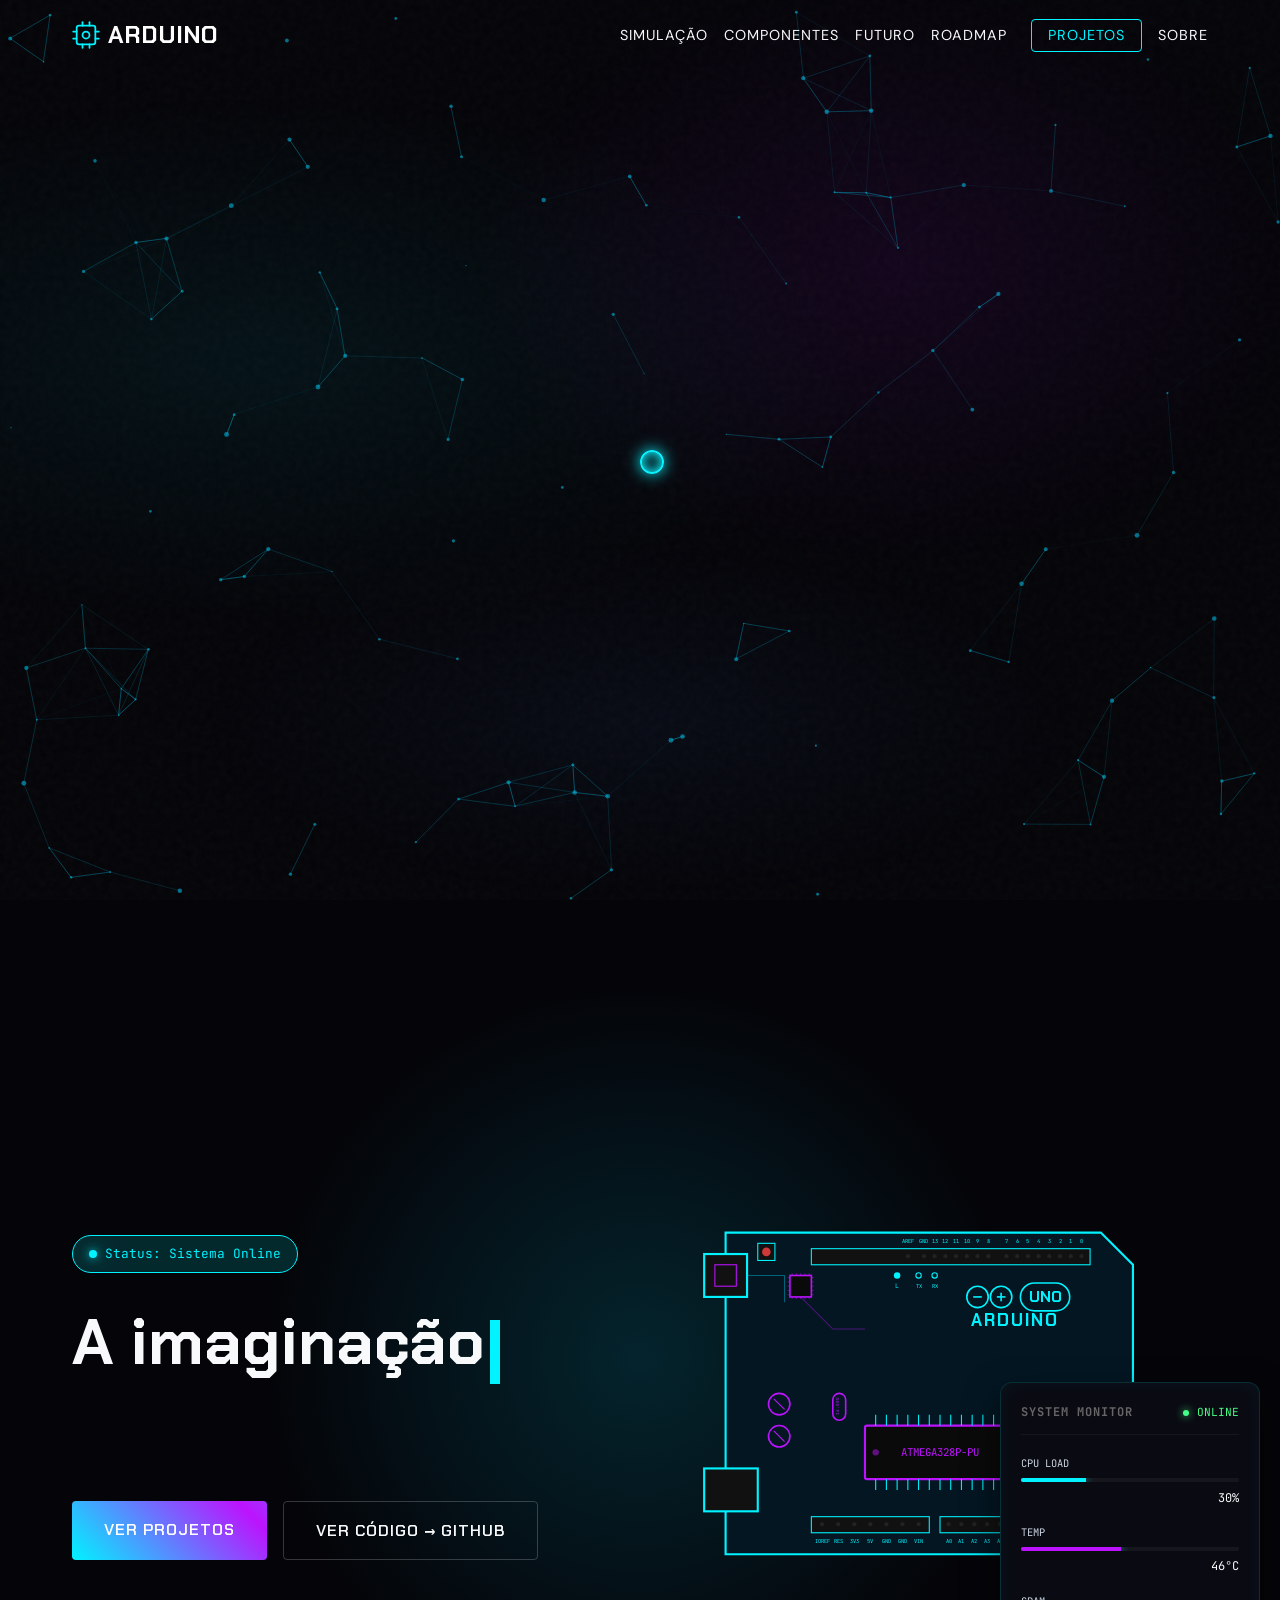
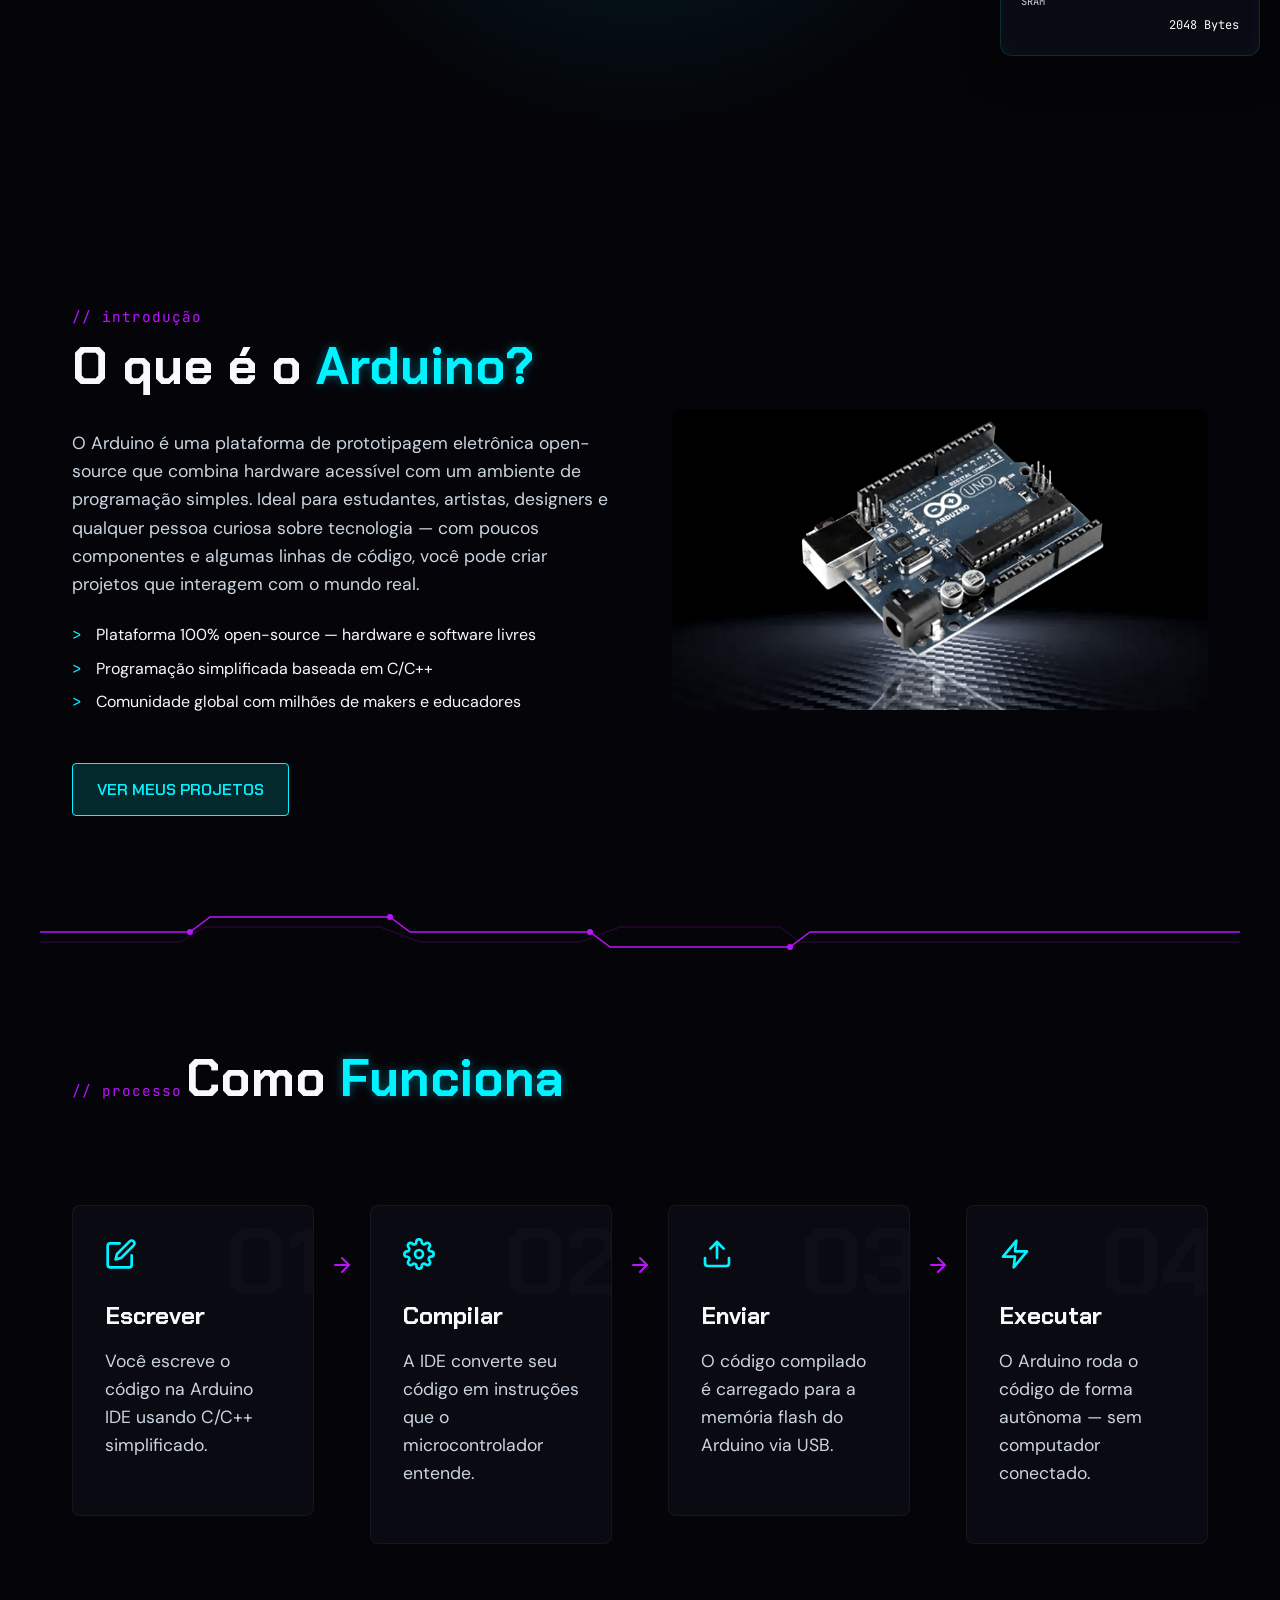
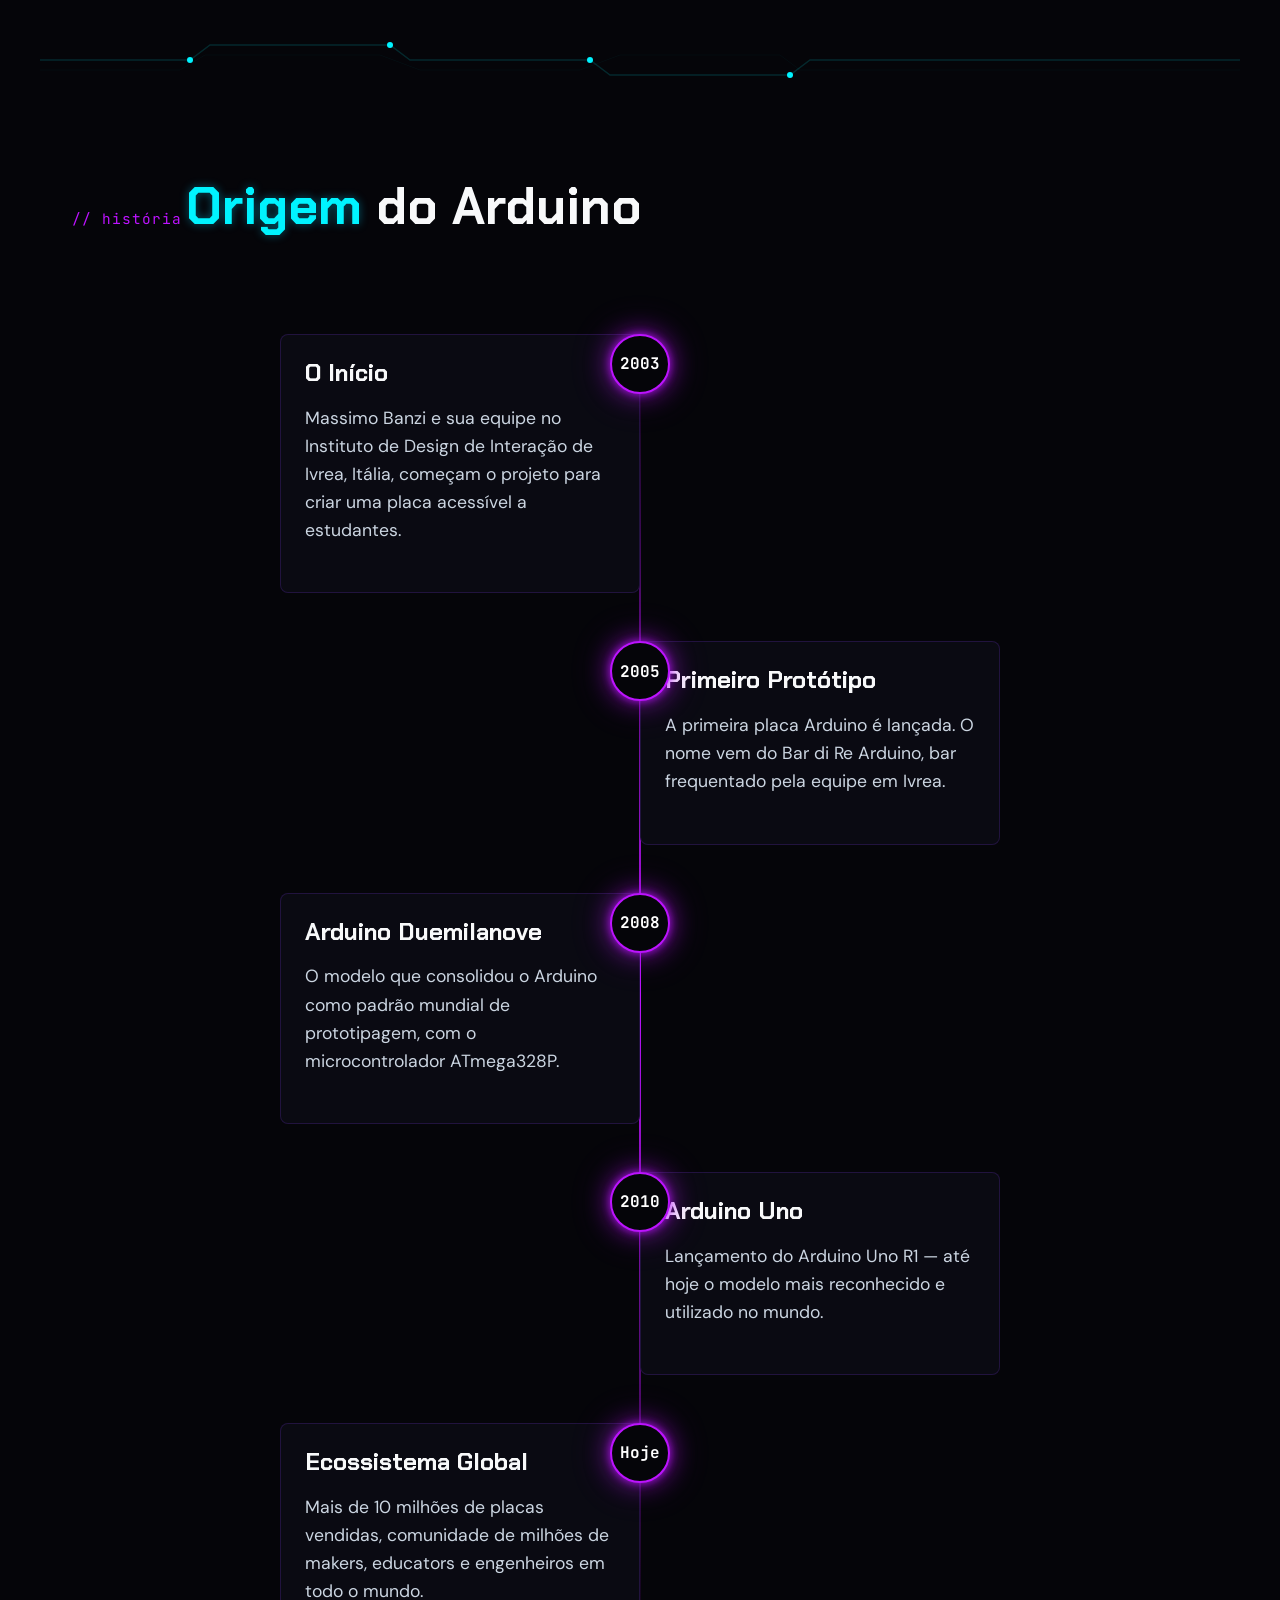
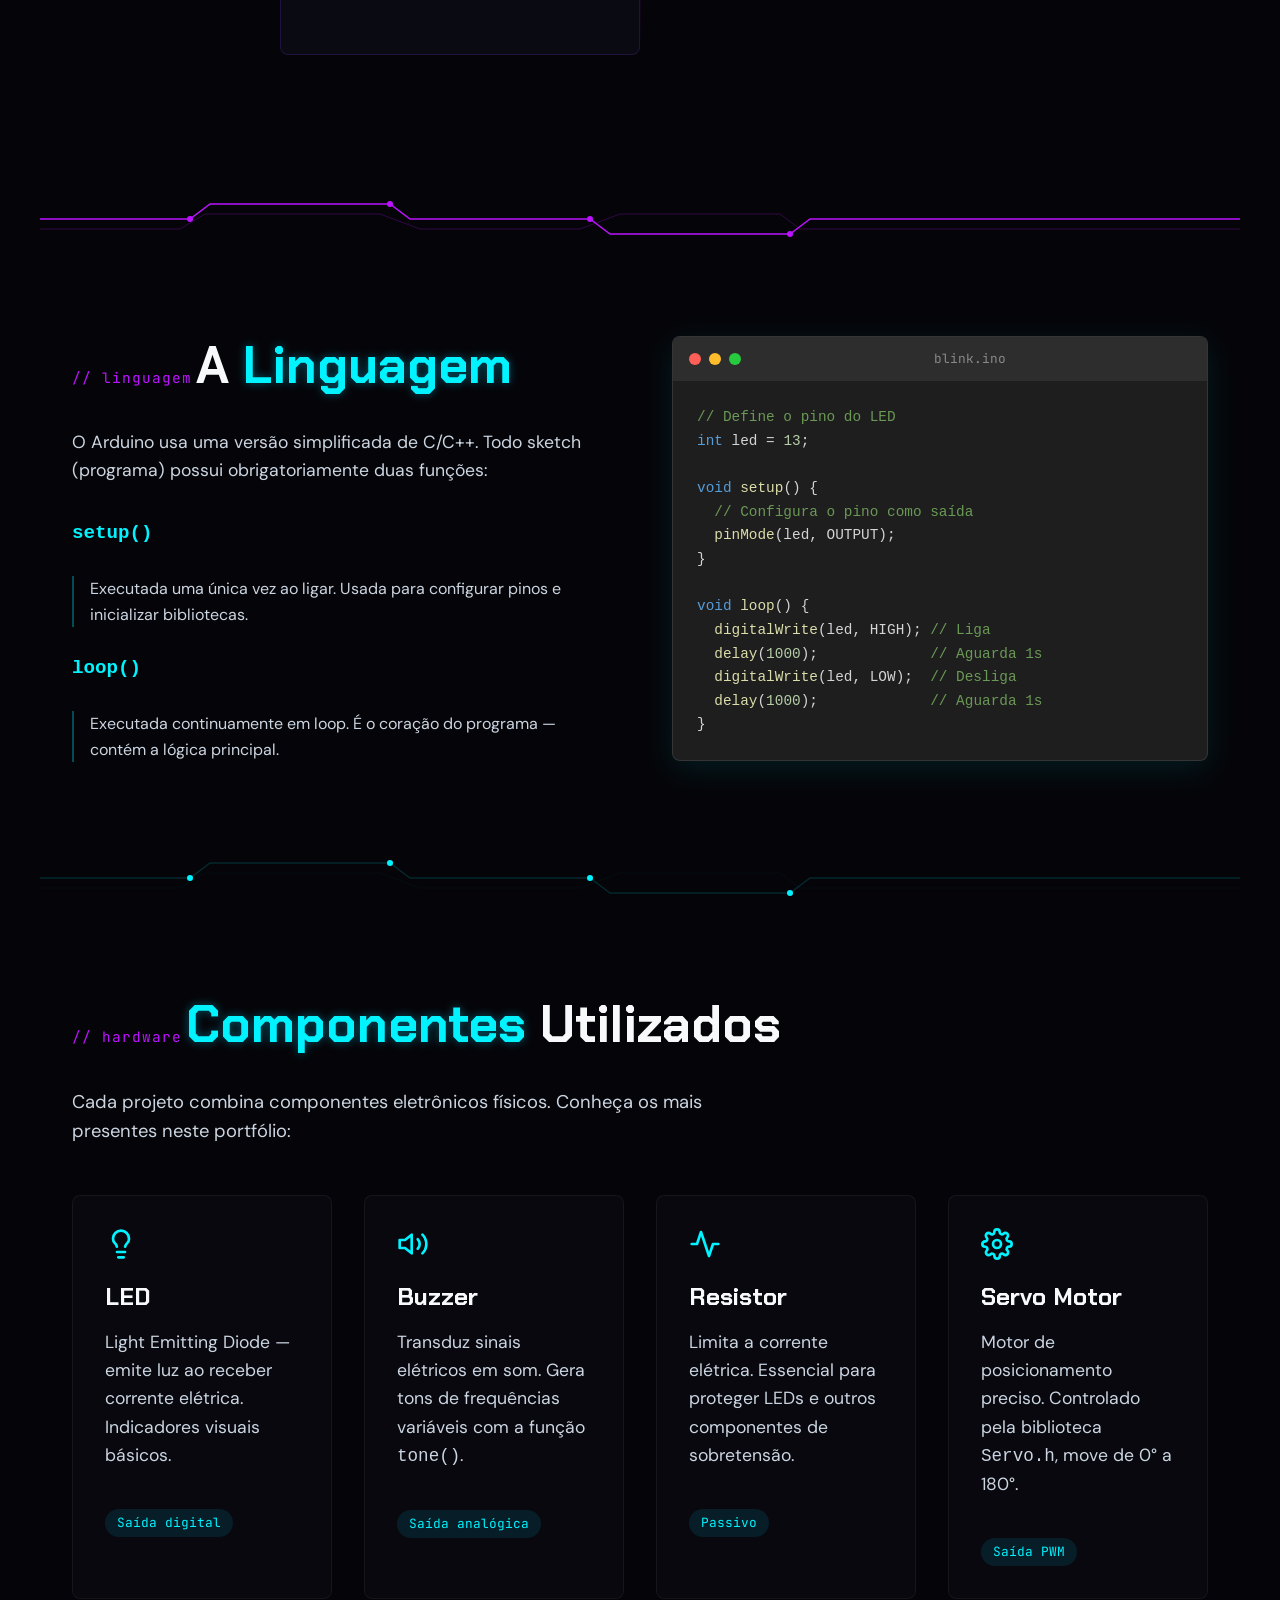
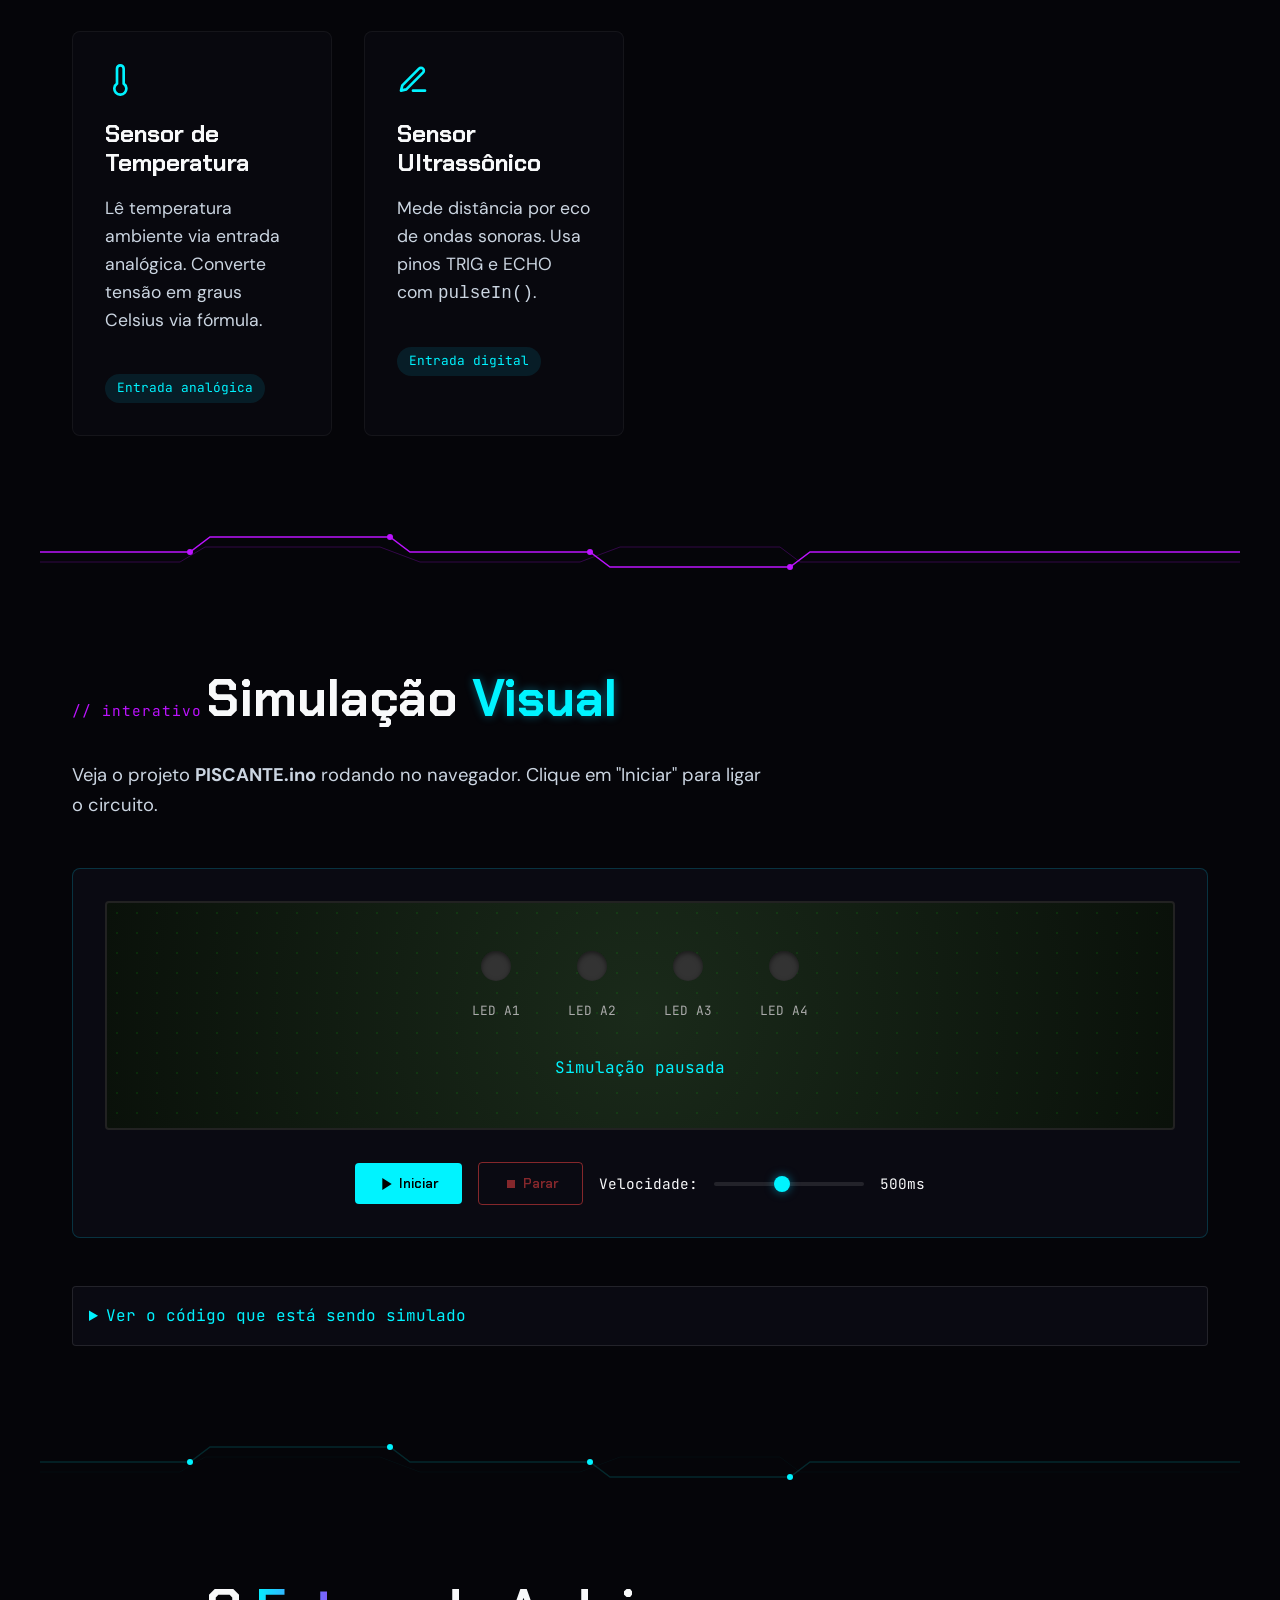
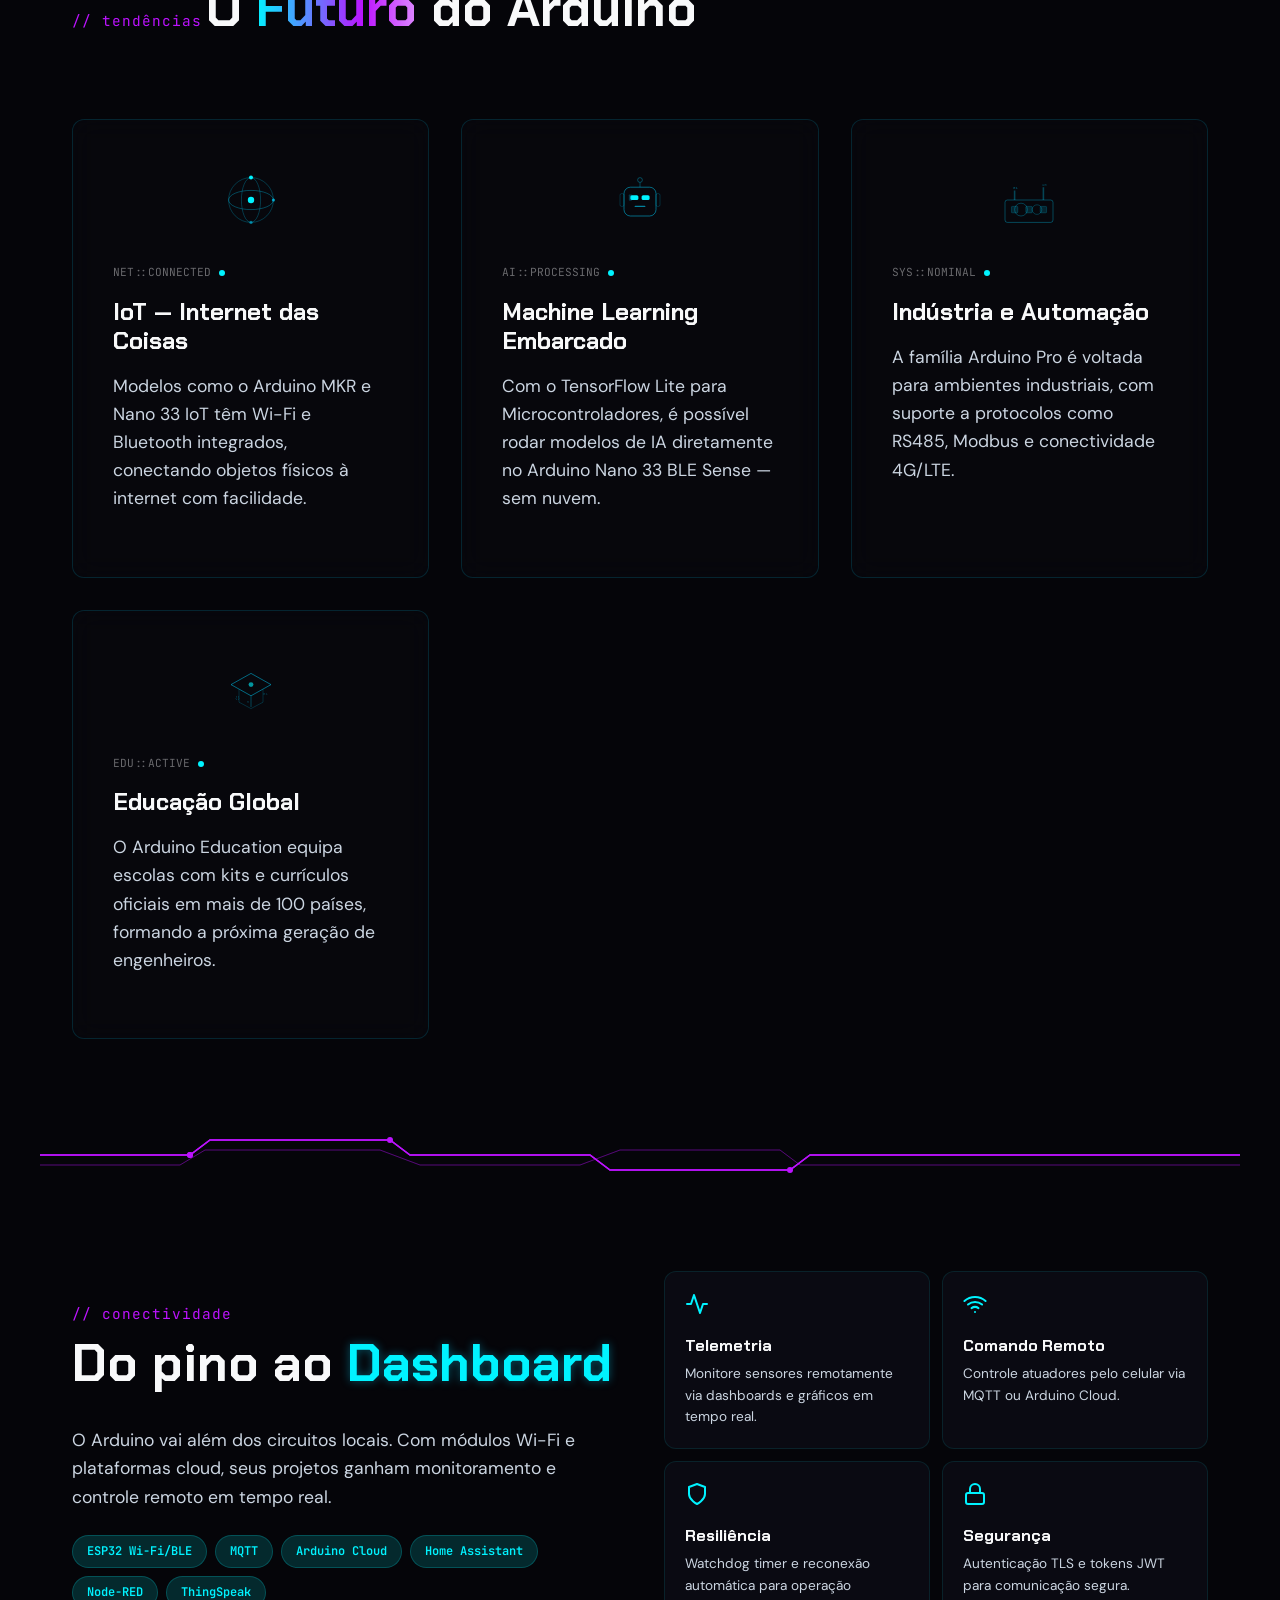
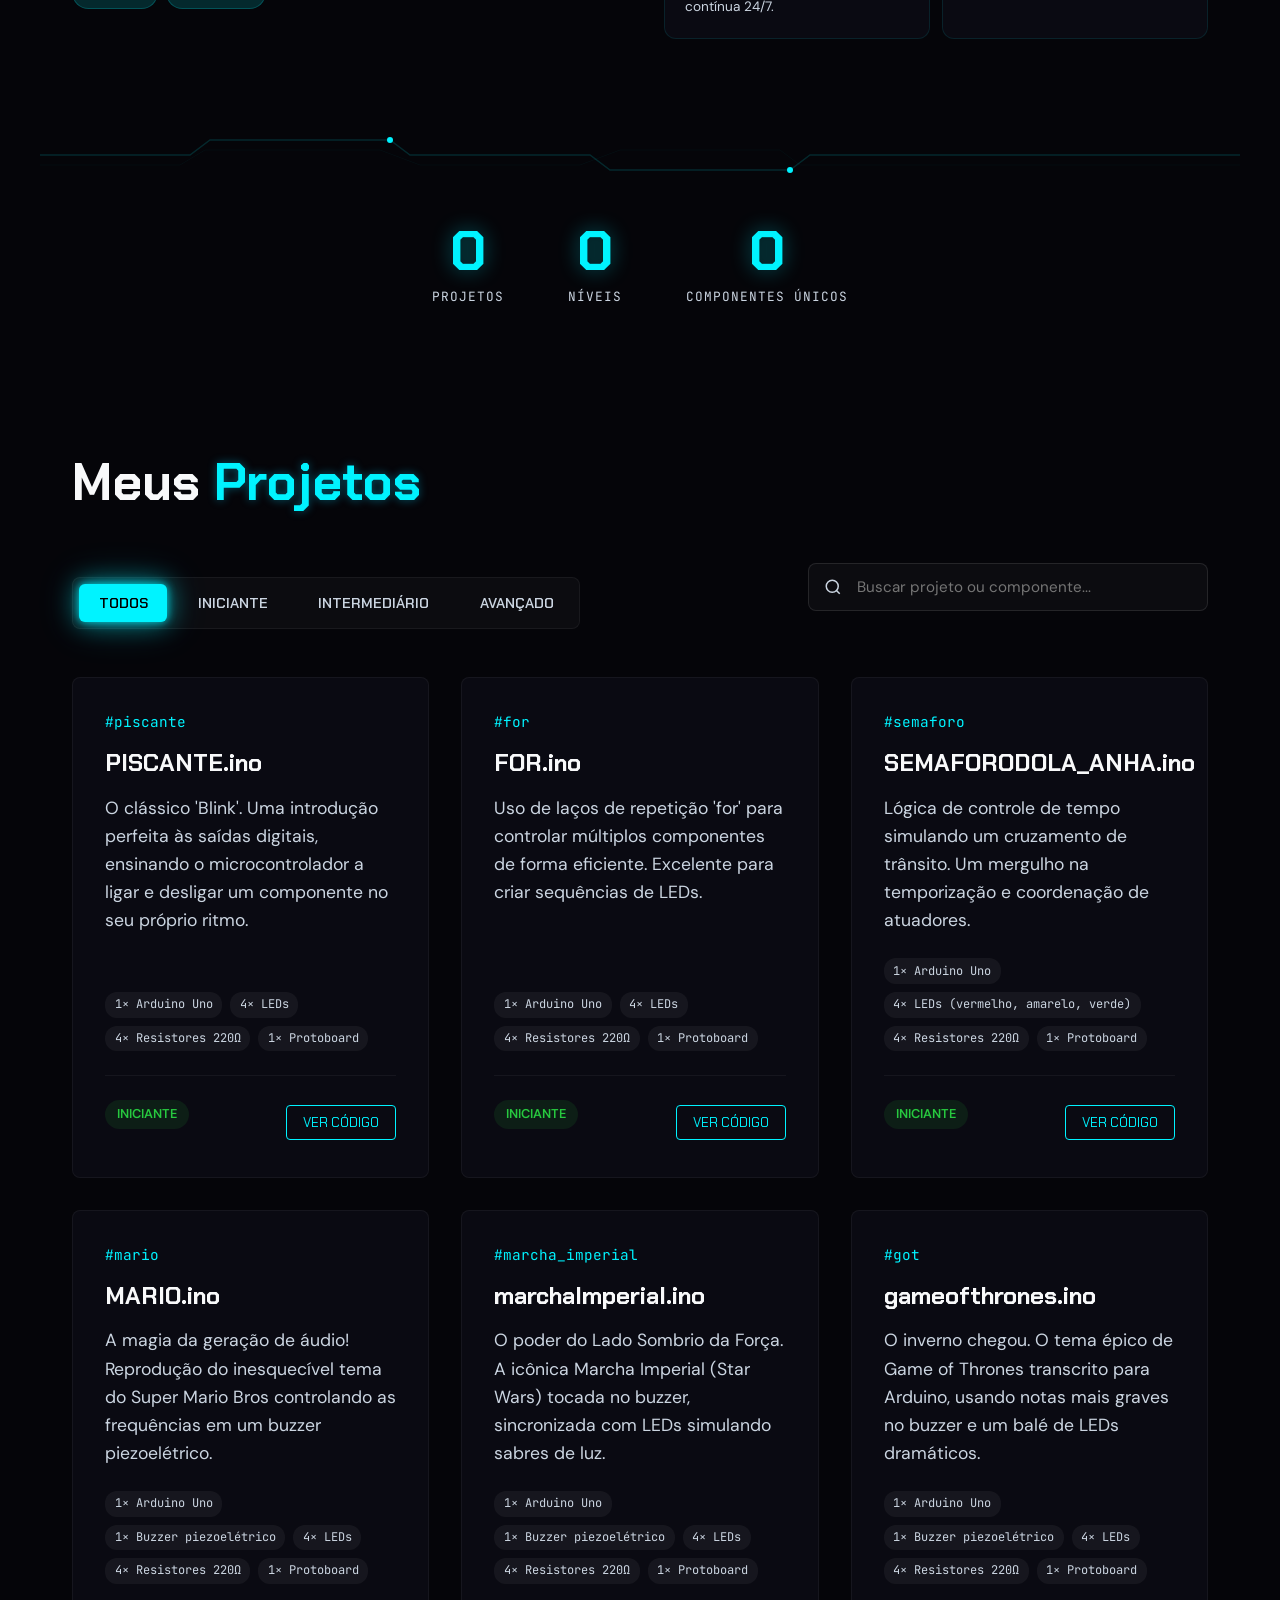
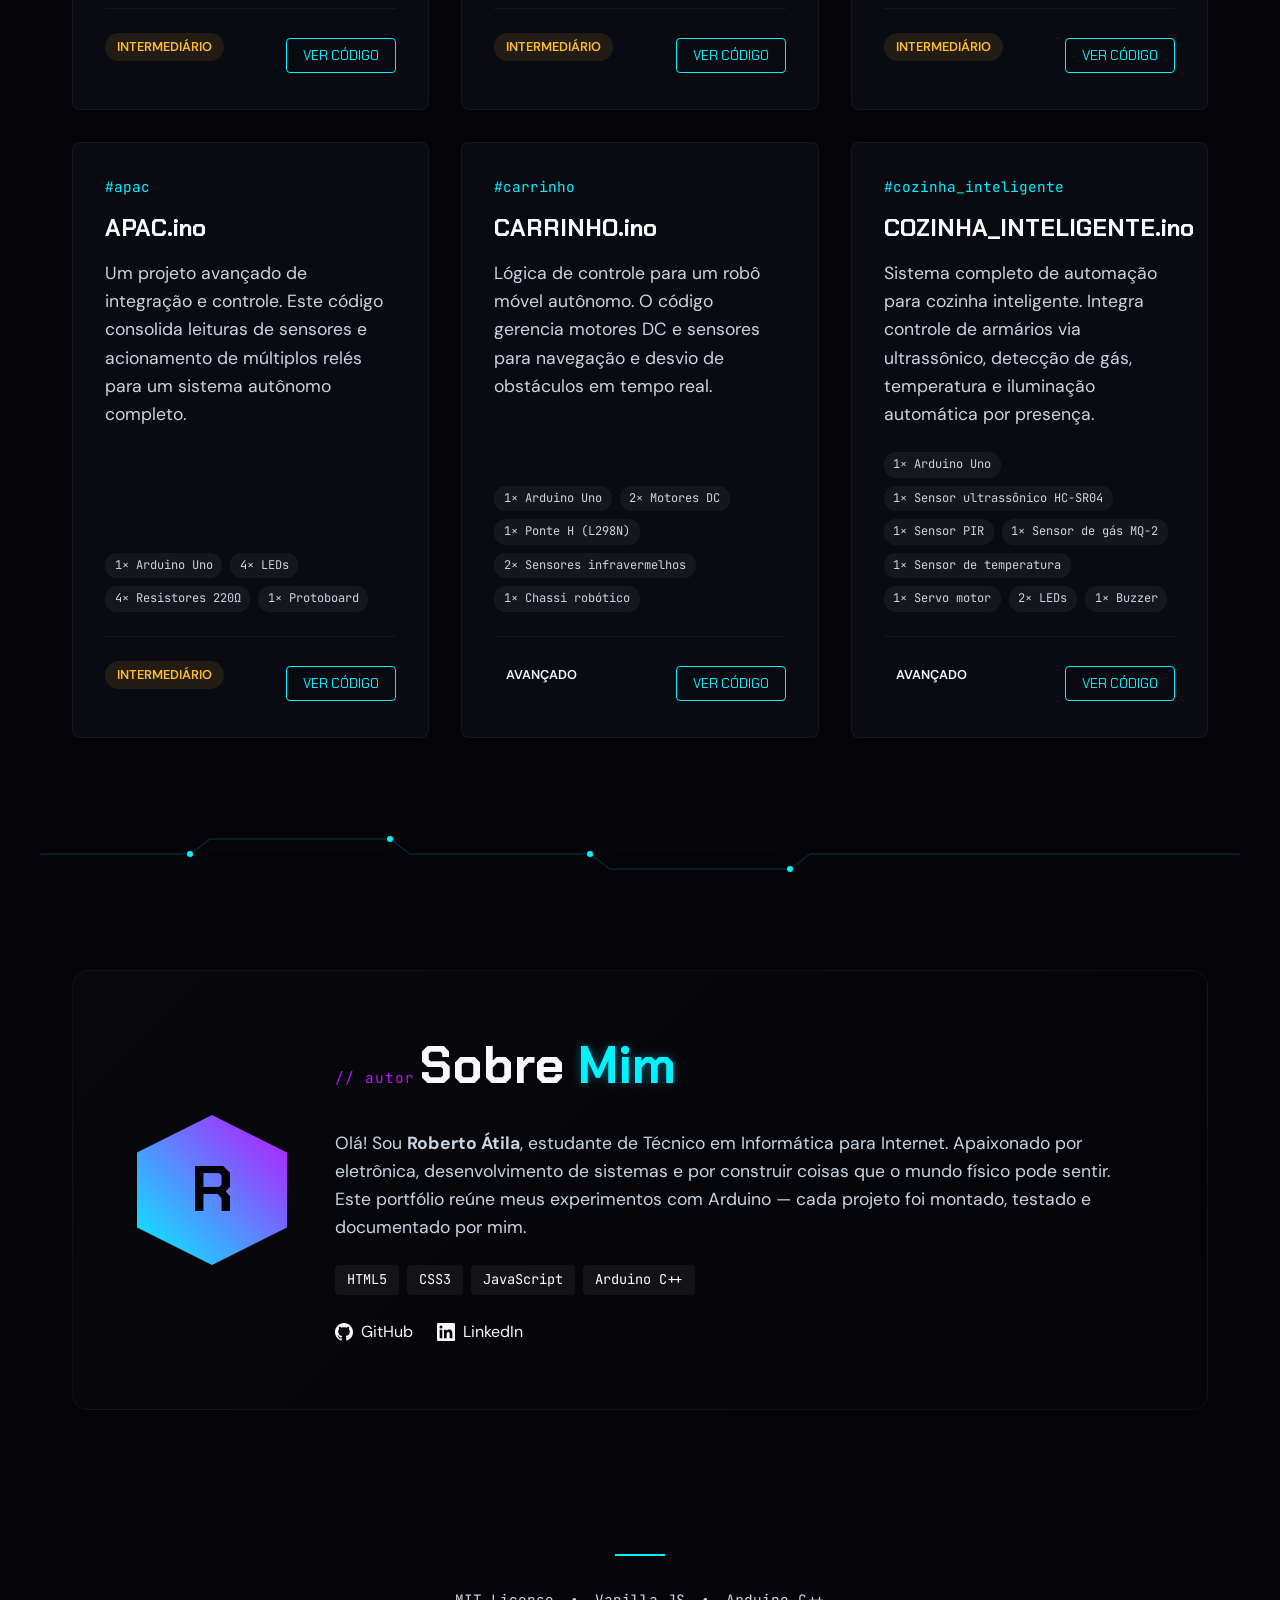
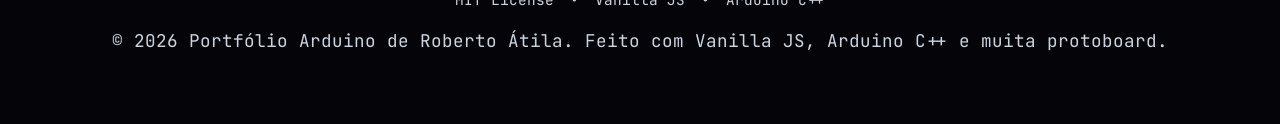
<file: index.html>
<!DOCTYPE html>
<html lang="pt-BR">

<head>
    <meta charset="UTF-8">
    <meta name="viewport" content="width=device-width, initial-scale=1.0">
    <meta name="description"
        content="Portfólio de projetos Arduino desenvolvido por Roberto Átila — estudante de Informática para Internet. Simulações interativas, código-fonte e projetos práticos com componentes eletrônicos.">
    <meta name="keywords" content="Arduino, portfólio, eletrônica, programação, C++, projetos, Roberto Átila">
    <meta name="author" content="Roberto Átila">
    <meta name="robots" content="index, follow">

    <!-- Open Graph (LinkedIn, WhatsApp, Facebook) -->
    <meta property="og:type" content="website">
    <meta property="og:url" content="https://robertoatila.github.io/Portf-lios-de-Projetos-Arduino/">
    <meta property="og:title" content="Portfólio Arduino — Roberto Átila">
    <meta property="og:description"
        content="Explorando o mundo do Arduino: projetos interativos, simulações de LED, código-fonte e documentação técnica.">
    <meta property="og:image" content="https://robertoatila.github.io/Portf-lios-de-Projetos-Arduino/preview.jpg">
    <meta property="og:image:width" content="1200">
    <meta property="og:image:height" content="630">
    <meta property="og:locale" content="pt_BR">
    <meta property="og:site_name" content="Portfólio Arduino">

    <!-- Twitter Card -->
    <meta name="twitter:card" content="summary_large_image">
    <meta name="twitter:title" content="Portfólio Arduino — Roberto Átila">
    <meta name="twitter:description" content="Projetos Arduino interativos com código-fonte aberto.">
    <meta name="twitter:image" content="https://robertoatila.github.io/Portf-lios-de-Projetos-Arduino/preview.jpg">

    <!-- PWA / Mobile -->
    <meta name="theme-color" content="#050509">
    <meta name="color-scheme" content="dark">
    <link rel="canonical" href="https://robertoatila.github.io/Portf-lios-de-Projetos-Arduino/">

    <link rel="manifest" href="manifest.json">
    <link rel="icon" type="image/svg+xml" href="data:image/svg+xml,<svg xmlns=%22http://www.w3.org/2000/svg%22 viewBox=%220 0 100 100%22><text y=%22.9em%22 font-size=%2290%22>⚡</text></svg>">
    <title>Portfólio de Roberto Átila | Arduino &amp; Tecnologia</title>
    <link rel="stylesheet" href="styles.css">
    <link rel="preconnect" href="https://fonts.googleapis.com">
    <link rel="preconnect" href="https://fonts.gstatic.com" crossorigin>
    <link href="https://fonts.googleapis.com/css2?family=Chakra+Petch:wght@400;600;700&family=DM+Sans:opsz,wght@9..40,400;600&family=JetBrains+Mono:wght@400;700&display=swap" rel="stylesheet">
    <link href="https://unpkg.com/aos@2.3.1/dist/aos.css" rel="stylesheet">
</head>

<body>
    <!-- Boot Screen -->
    <div class="boot-screen" id="boot-screen" aria-hidden="true" role="status">
        <svg class="boot-logo" viewBox="-10 0 120 100" fill="none" stroke="currentColor" stroke-linecap="round" stroke-linejoin="round">
            <!-- Infinity Loop -->
            <path d="M 50 50 l -14 -14 a 22 22 0 1 0 0 28 l 28 -28 a 22 22 0 1 1 0 28 z" stroke-width="8" />
            <!-- Menus (-) na esquerda -->
            <path d="M 15 50 h 8" stroke-width="4" />
            <!-- Mais (+) na direita -->
            <path d="M 77 50 h 8 M 81 46 v 8" stroke-width="4" />
        </svg>
        <div id="boot-lines"></div>
        <div id="boot-bar"></div>
        <span id="boot-pct">0%</span>
    </div>

    <!-- Aurora Background -->
    <div class="bg-aurora" aria-hidden="true"></div>

    <!-- Fundo interativo: Constelação Tech -->
    <canvas id="constellation-bg" aria-hidden="true"></canvas>

    <!-- Scroll Progress Bar -->
    <div class="scroll-progress" id="scroll-progress" aria-hidden="true"></div>

    <nav class="site-nav" id="site-nav" aria-label="Navegação principal do portfólio">
        <div class="container nav-container">
            <a href="#" class="nav-brand" aria-label="Voltar ao topo">
                <svg class="nav-brand-icon" width="28" height="28" viewBox="0 0 24 24" fill="none" stroke="currentColor"
                    stroke-width="1.5" stroke-linecap="round" stroke-linejoin="round" aria-hidden="true">
                    <rect x="4" y="4" width="16" height="16" rx="2" />
                    <line x1="9" y1="1" x2="9" y2="4" />
                    <line x1="15" y1="1" x2="15" y2="4" />
                    <line x1="9" y1="20" x2="9" y2="23" />
                    <line x1="15" y1="20" x2="15" y2="23" />
                    <line x1="1" y1="9" x2="4" y2="9" />
                    <line x1="1" y1="15" x2="4" y2="15" />
                    <line x1="20" y1="9" x2="23" y2="9" />
                    <line x1="20" y1="15" x2="23" y2="15" />
                    <circle cx="12" cy="12" r="3" />
                </svg>
                <span class="nav-brand-text">ARDUINO</span>
            </a>
            <button class="nav-menu-btn" id="nav-menu-btn" aria-label="Abrir menu de navegação" aria-expanded="false"
                aria-controls="nav-links">
                <svg width="24" height="24" viewBox="0 0 24 24" fill="none" stroke="currentColor" stroke-width="2" stroke-linecap="round" stroke-linejoin="round">
                    <line x1="3" y1="12" x2="21" y2="12"></line>
                    <line x1="3" y1="6" x2="21" y2="6"></line>
                    <line x1="3" y1="18" x2="21" y2="18"></line>
                </svg>
            </button>
            <ul class="nav-links" id="nav-links" role="list">
                <li><a href="#simulacao" class="nav-link">Simulação</a></li>
                <li><a href="#componentes" class="nav-link">Componentes</a></li>
                <li><a href="#futuro" class="nav-link">Futuro</a></li>
                <li><a href="#roadmap" class="nav-link">Roadmap</a></li>
                <li><a href="#meus-projetos" class="nav-link nav-link--cta">Projetos</a></li>
                <li><a href="#sobre" class="nav-link">Sobre</a></li>
            </ul>
        </div>
    </nav>

    <header class="hero">
        <div class="hero-layout">
            <div class="hero-content">
                <div class="hero-badge" id="hero-badge">
                    <div class="hero-badge-dot pulse-dot"></div>
                    Status: Sistema Online
                </div>
                <h1 class="hero-title" id="hero-title">
                    <span class="typewriter-text" id="typewriter-text"></span><span class="typewriter-cursor"></span>
                </h1>
                <p class="hero-subtitle" id="hero-subtitle">
                    O Arduino é uma plataforma de prototipagem eletrônica de código aberto baseada em hardware e software fáceis de usar. Ele é a ponte perfeita entre a imaginação e a realidade.
                </p>
                <div class="hero-ctas">
                    <a href="#meus-projetos" class="btn-primary">Ver Projetos</a>
                    <a href="https://github.com/robertoatila/Portf-lios-de-Projetos-Arduino" target="_blank" rel="noopener noreferrer" class="btn-ghost">Ver Código → GitHub</a>
                </div>
            </div>
            <div class="hero-visual" id="hero-visual">
                <svg viewBox="0 0 500 400" width="100%" preserveAspectRatio="xMidYMid meet">
                    <!-- Detalhes precisos da Placa Arduino Uno -->
                    <!-- Board Body -->
                    <path d="M 50,50 L 400,50 L 430,80 L 430,350 L 50,350 Z" fill="#031622" stroke="var(--neon-cyan)" stroke-width="2" />
                    
                    <!-- Reset Button - Reposicionado para não colidir com o USB -->
                    <rect x="80" y="60" width="16" height="16" fill="#111" stroke="var(--neon-cyan)" stroke-width="1" />
                    <circle cx="88" cy="68" r="4" fill="#ff4444" opacity="0.8" />

                    <!-- USB Port -->
                    <rect x="30" y="70" width="40" height="40" fill="#111" stroke="var(--neon-cyan)" stroke-width="2" />
                    <rect x="40" y="80" width="20" height="20" fill="none" stroke="var(--color-accent-secondary)" stroke-width="1" />
                    
                    <!-- ATmega16U2 (USB to Serial) -->
                    <rect x="110" y="90" width="20" height="20" fill="#0a0a0a" stroke="var(--color-accent-secondary)" stroke-width="1.5" />
                    <g stroke="var(--color-accent-secondary)" stroke-width="0.5">
                        <line x1="112" y1="88" x2="112" y2="90" /><line x1="116" y1="88" x2="116" y2="90" /><line x1="120" y1="88" x2="120" y2="90" /><line x1="124" y1="88" x2="124" y2="90" /><line x1="128" y1="88" x2="128" y2="90" />
                        <line x1="112" y1="110" x2="112" y2="112" /><line x1="116" y1="110" x2="116" y2="112" /><line x1="120" y1="110" x2="120" y2="112" /><line x1="124" y1="110" x2="124" y2="112" /><line x1="128" y1="110" x2="128" y2="112" />
                        <line x1="108" y1="92" x2="110" y2="92" /><line x1="108" y1="96" x2="110" y2="96" /><line x1="108" y1="100" x2="110" y2="100" /><line x1="108" y1="104" x2="110" y2="104" /><line x1="108" y1="108" x2="110" y2="108" />
                        <line x1="130" y1="92" x2="132" y2="92" /><line x1="130" y1="96" x2="132" y2="96" /><line x1="130" y1="100" x2="132" y2="100" /><line x1="130" y1="104" x2="132" y2="104" /><line x1="130" y1="108" x2="132" y2="108" />
                    </g>

                    <!-- Power Jack -->
                    <rect x="30" y="270" width="50" height="40" fill="#111" stroke="var(--neon-cyan)" stroke-width="2" />
                    
                    <!-- 16MHz Crystal Oscillator -->
                    <rect x="150" y="200" width="12" height="25" rx="6" fill="none" stroke="var(--color-accent-secondary)" stroke-width="1.5" />
                    <text x="156" y="212" fill="var(--color-accent-secondary)" font-family="var(--font-mono)" font-size="4" text-anchor="middle" transform="rotate(-90 156 212)">16.000</text>

                    <!-- Branding (UNO + ARDUINO) -->
                    <g transform="translate(320, 115)">
                        <!-- Arduino Logo Infinity -->
                        <circle cx="-35" cy="-5" r="10" fill="none" stroke="var(--neon-cyan)" stroke-width="1.5" />
                        <line x1="-39" y1="-5" x2="-31" y2="-5" stroke="var(--neon-cyan)" stroke-width="1.5" />
                        <circle cx="-13" cy="-5" r="10" fill="none" stroke="var(--neon-cyan)" stroke-width="1.5" />
                        <line x1="-17" y1="-5" x2="-9" y2="-5" stroke="var(--neon-cyan)" stroke-width="1.5" />
                        <line x1="-13" y1="-9" x2="-13" y2="-1" stroke="var(--neon-cyan)" stroke-width="1.5" />
                        <!-- UNO Box -->
                        <rect x="5" y="-18" width="46" height="26" rx="13" fill="none" stroke="var(--neon-cyan)" stroke-width="1.5" />
                        <text x="28" y="0" fill="var(--neon-cyan)" font-family="var(--font-display)" font-weight="700" font-size="14" text-anchor="middle">UNO</text>
                        <!-- ARDUINO text -->
                        <text x="0" y="22" fill="var(--neon-cyan)" font-family="var(--font-display)" font-weight="700" font-size="16" text-anchor="middle" letter-spacing="2">ARDUINO</text>
                    </g>

                    <!-- ATmega328P Chip -->
                    <rect x="180" y="230" width="140" height="50" rx="2" fill="#0a0a0a" stroke="var(--color-accent-secondary)" stroke-width="2" />
                    <circle cx="190" cy="255" r="3" fill="var(--color-accent-secondary)" opacity="0.5" />
                    <text x="250" y="258" fill="var(--color-accent-secondary)" font-family="var(--font-mono)" font-size="10" text-anchor="middle">ATMEGA328P-PU</text>
                    
                    <!-- Chip Pins -->
                    <g stroke="var(--neon-cyan)" stroke-width="1">
                        <!-- Top Pins -->
                        <line x1="190" y1="220" x2="190" y2="230" /><line x1="200" y1="220" x2="200" y2="230" />
                        <line x1="210" y1="220" x2="210" y2="230" /><line x1="220" y1="220" x2="220" y2="230" />
                        <line x1="230" y1="220" x2="230" y2="230" /><line x1="240" y1="220" x2="240" y2="230" />
                        <line x1="250" y1="220" x2="250" y2="230" /><line x1="260" y1="220" x2="260" y2="230" />
                        <line x1="270" y1="220" x2="270" y2="230" /><line x1="280" y1="220" x2="280" y2="230" />
                        <line x1="290" y1="220" x2="290" y2="230" /><line x1="300" y1="220" x2="300" y2="230" />
                        <!-- Bottom Pins -->
                        <line x1="190" y1="280" x2="190" y2="290" /><line x1="200" y1="280" x2="200" y2="290" />
                        <line x1="210" y1="280" x2="210" y2="290" /><line x1="220" y1="280" x2="220" y2="290" />
                        <line x1="230" y1="280" x2="230" y2="290" /><line x1="240" y1="280" x2="240" y2="290" />
                        <line x1="250" y1="280" x2="250" y2="290" /><line x1="260" y1="280" x2="260" y2="290" />
                        <line x1="270" y1="280" x2="270" y2="290" /><line x1="280" y1="280" x2="280" y2="290" />
                        <line x1="290" y1="280" x2="290" y2="290" /><line x1="300" y1="280" x2="300" y2="290" />
                    </g>
                    
                    <!-- Capacitors -->
                    <circle cx="100" cy="210" r="10" fill="none" stroke="var(--color-accent-secondary)" stroke-width="1.5" />
                    <circle cx="100" cy="240" r="10" fill="none" stroke="var(--color-accent-secondary)" stroke-width="1.5" />
                    <line x1="95" y1="205" x2="105" y2="215" stroke="var(--color-accent-secondary)" stroke-width="1" />
                    <line x1="95" y1="235" x2="105" y2="245" stroke="var(--color-accent-secondary)" stroke-width="1" />
                    
                    <!-- Tracks -->
                    <path d="M 70,90 L 105,90 L 105,115" fill="none" stroke="rgba(0, 212, 255, 0.4)" stroke-width="1" />
                    <path d="M 120,110 L 150,140 L 180,140" fill="none" stroke="rgba(188, 19, 254, 0.4)" stroke-width="1" />
                    
                    <!-- Digital Headers (0-13, GND, AREF) - Movidos ligeiramente para baixo -->
                    <rect x="130" y="65" width="260" height="15" fill="#111" stroke="var(--neon-cyan)" stroke-width="1" />
                    <g fill="var(--neon-cyan)" font-family="var(--font-mono)" font-size="5" text-anchor="middle">
                        <text x="382" y="60">0</text><text x="372" y="60">1</text><text x="362" y="60">2</text><text x="352" y="60">3</text>
                        <text x="342" y="60">4</text><text x="332" y="60">5</text><text x="322" y="60">6</text><text x="312" y="60">7</text>
                        <text x="295" y="60">8</text><text x="285" y="60">9</text><text x="275" y="60">10</text><text x="265" y="60">11</text>
                        <text x="255" y="60">12</text><text x="245" y="60">13</text><text x="235" y="60">GND</text><text x="220" y="60">AREF</text>
                    </g>
                    <!-- Header pins (dots) -->
                    <g fill="#222">
                        <circle cx="382" cy="72" r="2" /><circle cx="372" cy="72" r="2" /><circle cx="362" cy="72" r="2" /><circle cx="352" cy="72" r="2" />
                        <circle cx="342" cy="72" r="2" /><circle cx="332" cy="72" r="2" /><circle cx="322" cy="72" r="2" /><circle cx="312" cy="72" r="2" />
                        <circle cx="295" cy="72" r="2" /><circle cx="285" cy="72" r="2" /><circle cx="275" cy="72" r="2" /><circle cx="265" cy="72" r="2" />
                        <circle cx="255" cy="72" r="2" /><circle cx="245" cy="72" r="2" /><circle cx="235" cy="72" r="2" /><circle cx="220" cy="72" r="2" />
                    </g>

                    <!-- Power & Analog Headers - Movidos ligeiramente para cima -->
                    <rect x="130" y="315" width="110" height="15" fill="#111" stroke="var(--neon-cyan)" stroke-width="1" />
                    <rect x="250" y="315" width="90" height="15" fill="#111" stroke="var(--neon-cyan)" stroke-width="1" />
                    <g fill="var(--neon-cyan)" font-family="var(--font-mono)" font-size="5" text-anchor="middle">
                        <text x="140" y="340">IOREF</text><text x="155" y="340">RES</text><text x="170" y="340">3V3</text><text x="185" y="340">5V</text>
                        <text x="200" y="340">GND</text><text x="215" y="340">GND</text><text x="230" y="340">VIN</text>
                        <text x="258" y="340">A0</text><text x="270" y="340">A1</text><text x="282" y="340">A2</text>
                        <text x="294" y="340">A3</text><text x="306" y="340">A4</text><text x="318" y="340">A5</text>
                    </g>
                    <!-- Header pins (dots) -->
                    <g fill="#222">
                        <circle cx="140" cy="322" r="2" /><circle cx="155" cy="322" r="2" /><circle cx="170" cy="322" r="2" /><circle cx="185" cy="322" r="2" />
                        <circle cx="200" cy="322" r="2" /><circle cx="215" cy="322" r="2" /><circle cx="230" cy="322" r="2" />
                        <circle cx="258" cy="322" r="2" /><circle cx="270" cy="322" r="2" /><circle cx="282" cy="322" r="2" />
                        <circle cx="294" cy="322" r="2" /><circle cx="306" cy="322" r="2" /><circle cx="318" cy="322" r="2" />
                    </g>

                    <!-- ICSP Header -->
                    <g fill="#111" stroke="var(--neon-cyan)" stroke-width="1">
                        <rect x="370" y="240" width="16" height="24" />
                        <circle cx="374" cy="244" r="1.5" fill="var(--neon-cyan)" />
                        <circle cx="382" cy="244" r="1.5" fill="var(--neon-cyan)" />
                        <circle cx="374" cy="252" r="1.5" fill="var(--neon-cyan)" />
                        <circle cx="382" cy="252" r="1.5" fill="var(--neon-cyan)" />
                        <circle cx="374" cy="260" r="1.5" fill="var(--neon-cyan)" />
                        <circle cx="382" cy="260" r="1.5" fill="var(--neon-cyan)" />
                    </g>

                    <!-- LEDs: L, TX, RX, ON -->
                    <!-- L13 LED -->
                    <circle cx="210" cy="90" r="3" fill="var(--color-accent-primary)" class="hero-l13-led pulse-fast" />
                    <text x="210" y="102" fill="var(--color-accent-primary)" font-family="var(--font-mono)" font-size="6" text-anchor="middle">L</text>
                    <!-- TX LED -->
                    <circle cx="230" cy="90" r="2.5" fill="none" stroke="var(--color-accent-primary)" stroke-width="1" />
                    <text x="230" y="102" fill="var(--color-accent-primary)" font-family="var(--font-mono)" font-size="5" text-anchor="middle">TX</text>
                    <!-- RX LED -->
                    <circle cx="245" cy="90" r="2.5" fill="none" stroke="var(--color-accent-primary)" stroke-width="1" />
                    <text x="245" y="102" fill="var(--color-accent-primary)" font-family="var(--font-mono)" font-size="5" text-anchor="middle">RX</text>
                    <!-- ON LED -->
                    <circle cx="360" cy="310" r="2.5" fill="#44ff88" opacity="0.8" />
                    <text x="360" y="322" fill="#44ff88" font-family="var(--font-mono)" font-size="5" text-anchor="middle">ON</text>
                </svg>

                <!-- NOVO: Hardware Monitor Panel -->
                <div class="hw-monitor" data-reveal style="--reveal-delay: 800ms">
                    <div class="hw-header">
                        <span class="hw-title">SYSTEM MONITOR</span>
                        <span class="hw-status pulse">ONLINE</span>
                    </div>
                    <div class="hw-body">
                        <div class="hw-stat">
                            <span class="hw-label">CPU LOAD</span>
                            <div class="hw-bar-bg"><div class="hw-bar" id="hw-cpu" style="width: 12%"></div></div>
                            <span class="hw-val">12%</span>
                        </div>
                        <div class="hw-stat">
                            <span class="hw-label">TEMP</span>
                            <div class="hw-bar-bg"><div class="hw-bar" id="hw-temp" style="width: 42%; background: var(--neon-purple)"></div></div>
                            <span class="hw-val">42°C</span>
                        </div>
                        <div class="hw-stat">
                            <span class="hw-label">SRAM</span>
                            <span class="hw-val">2048 Bytes</span>
                        </div>
                    </div>
                </div>
            </div>
        </div>
    </header>

    <main>

        <!-- SEÇÃO 1 — O que é o Arduino? -->
        <section id="o-que-e" class="section-what" aria-labelledby="what-heading">
            <div class="container" data-reveal>
                <div class="what-grid">
                    <div class="what-text" data-reveal="left" style="--reveal-delay: 0ms">
                        <span class="section-tag">// introdução</span>
                        <h2 id="what-heading">O que é o <span class="highlight">Arduino?</span></h2>
                        <p>O Arduino é uma plataforma de prototipagem eletrônica open-source que combina hardware
                            acessível com um ambiente de programação simples. Ideal para estudantes, artistas, designers
                            e qualquer pessoa curiosa sobre tecnologia — com poucos componentes e algumas linhas de
                            código, você pode criar projetos que interagem com o mundo real.</p>
                        <ul class="what-facts">
                            <li>Plataforma 100% open-source — hardware e software livres</li>
                            <li>Programação simplificada baseada em C/C++</li>
                            <li>Comunidade global com milhões de makers e educadores</li>
                        </ul>
                        <a href="#meus-projetos" class="cta-btn">Ver meus projetos</a>
                    </div>
                    <div class="what-visual" data-reveal="right" style="--reveal-delay: 200ms">
                        <figure class="board-figure">
                            <img src="preview.jpg"
                                alt="Placa Arduino Uno R3 — microcontrolador ATmega328P, porta USB tipo B, 14 pinos digitais e 6 entradas analógicas visíveis"
                                width="560" height="380" loading="eager">
                            <figcaption>Arduino Uno R3 — a placa mais usada para aprender eletrônica</figcaption>
                        </figure>
                    </div>
                </div>
            </div>
        </section>

        <!-- Divisor -->
        <div class="circuit-divider v2" aria-hidden="true" data-reveal="scale" style="--reveal-delay: 0ms">
            <svg viewBox="0 0 1200 40" preserveAspectRatio="none">
                <!-- Track 1 -->
                <path d="M0,20 H 150 L 170,5 H 350 L 370,20 H 550 L 570,35 H 750 L 770,20 H 1200" fill="none"
                    stroke="currentColor" stroke-width="1.5" class="circuit-path" />
                <!-- Track 2 -->
                <path d="M0,30 H 140 L 165,15 H 340 L 380,30 H 540 L 580,15 H 740 L 760,30 H 1200" fill="none"
                    stroke="currentColor" stroke-width="0.5" class="circuit-path" opacity="0.5" />
                
                <circle cx="150" cy="20" r="3" class="circuit-node" />
                <circle cx="350" cy="5" r="3" class="circuit-node" />
                <circle cx="550" cy="20" r="3" class="circuit-node" />
                <circle cx="750" cy="35" r="3" class="circuit-node" />
            </svg>
        </div>

        <!-- SEÇÃO 2 — Como Funciona -->
        <section id="como-funciona" class="section-how" aria-labelledby="how-heading">
            <div class="container" data-reveal>
                <div data-reveal="scale" style="--reveal-delay: 0ms">
                    <span class="section-tag">// processo</span>
                    <h2 id="how-heading">Como <span class="highlight">Funciona</span></h2>
                </div>
                <div class="steps-flow">
                    <div class="step-card" data-step="01" data-reveal="left" style="--reveal-delay: 0ms">
                        <div class="step-icon" aria-hidden="true">
                            <svg width="32" height="32" viewBox="0 0 24 24" fill="none"
                                stroke="var(--color-accent-primary)" stroke-width="2" stroke-linecap="round"
                                stroke-linejoin="round">
                                <path d="M11 4H4a2 2 0 0 0-2 2v14a2 2 0 0 0 2 2h14a2 2 0 0 0 2-2v-7"></path>
                                <path d="M18.5 2.5a2.121 2.121 0 0 1 3 3L12 15l-4 1 1-4 9.5-9.5z"></path>
                            </svg>
                        </div>
                        <h3>Escrever</h3>
                        <p>Você escreve o código na Arduino IDE usando C/C++ simplificado.</p>
                    </div>
                    <span class="step-arrow" aria-hidden="true" data-reveal="scale" style="--reveal-delay: 50ms">
                        <svg width="24" height="24" viewBox="0 0 24 24" fill="none" stroke="currentColor"
                            stroke-width="2" stroke-linecap="round" stroke-linejoin="round">
                            <line x1="5" y1="12" x2="19" y2="12"></line>
                            <polyline points="12 5 19 12 12 19"></polyline>
                        </svg>
                    </span>
                    <div class="step-card" data-step="02" data-reveal="left" style="--reveal-delay: 100ms">
                        <div class="step-icon" aria-hidden="true">
                            <svg width="32" height="32" viewBox="0 0 24 24" fill="none"
                                stroke="var(--color-accent-primary)" stroke-width="2" stroke-linecap="round"
                                stroke-linejoin="round">
                                <circle cx="12" cy="12" r="3"></circle>
                                <path
                                    d="M19.4 15a1.65 1.65 0 0 0 .33 1.82l.06.06a2 2 0 0 1 0 2.83 2 2 0 0 1-2.83 0l-.06-.06a1.65 1.65 0 0 0-1.82-.33 1.65 1.65 0 0 0-1 1.51V21a2 2 0 0 1-2 2 2 2 0 0 1-2-2v-.09A1.65 1.65 0 0 0 9 19.4a1.65 1.65 0 0 0-1.82.33l-.06.06a2 2 0 0 1-2.83 0 2 2 0 0 1 0-2.83l.06-.06a1.65 1.65 0 0 0 .33-1.82 1.65 1.65 0 0 0-1.51-1H3a2 2 0 0 1-2-2 2 2 0 0 1 2-2h.09A1.65 1.65 0 0 0 4.6 9a1.65 1.65 0 0 0-.33-1.82l-.06-.06a2 2 0 0 1 0-2.83 2 2 0 0 1 2.83 0l.06.06a1.65 1.65 0 0 0 1.82.33H9a1.65 1.65 0 0 0 1-1.51V3a2 2 0 0 1 2-2 2 2 0 0 1 2 2v.09a1.65 1.65 0 0 0 1 1.51 1.65 1.65 0 0 0 1.82-.33l.06-.06a2 2 0 0 1 2.83 0 2 2 0 0 1 0 2.83l-.06.06a1.65 1.65 0 0 0-.33 1.82V9a1.65 1.65 0 0 0 1.51 1H21a2 2 0 0 1 2 2 2 2 0 0 1-2 2h-.09a1.65 1.65 0 0 0-1.51 1z">
                                </path>
                            </svg>
                        </div>
                        <h3>Compilar</h3>
                        <p>A IDE converte seu código em instruções que o microcontrolador entende.</p>
                    </div>
                    <span class="step-arrow" aria-hidden="true" data-reveal="scale" style="--reveal-delay: 150ms">
                        <svg width="24" height="24" viewBox="0 0 24 24" fill="none" stroke="currentColor"
                            stroke-width="2" stroke-linecap="round" stroke-linejoin="round">
                            <line x1="5" y1="12" x2="19" y2="12"></line>
                            <polyline points="12 5 19 12 12 19"></polyline>
                        </svg>
                    </span>
                    <div class="step-card" data-step="03" data-reveal="left" style="--reveal-delay: 200ms">
                        <div class="step-icon" aria-hidden="true">
                            <svg width="32" height="32" viewBox="0 0 24 24" fill="none"
                                stroke="var(--color-accent-primary)" stroke-width="2" stroke-linecap="round"
                                stroke-linejoin="round">
                                <path d="M21 15v4a2 2 0 0 1-2 2H5a2 2 0 0 1-2-2v-4"></path>
                                <polyline points="17 8 12 3 7 8"></polyline>
                                <line x1="12" y1="3" x2="12" y2="15"></line>
                            </svg>
                        </div>
                        <h3>Enviar</h3>
                        <p>O código compilado é carregado para a memória flash do Arduino via USB.</p>
                    </div>
                    <span class="step-arrow" aria-hidden="true" data-reveal="scale" style="--reveal-delay: 250ms">
                        <svg width="24" height="24" viewBox="0 0 24 24" fill="none" stroke="currentColor"
                            stroke-width="2" stroke-linecap="round" stroke-linejoin="round">
                            <line x1="5" y1="12" x2="19" y2="12"></line>
                            <polyline points="12 5 19 12 12 19"></polyline>
                        </svg>
                    </span>
                    <div class="step-card" data-step="04" data-reveal="left" style="--reveal-delay: 300ms">
                        <div class="step-icon" aria-hidden="true">
                            <svg width="32" height="32" viewBox="0 0 24 24" fill="none"
                                stroke="var(--color-accent-primary)" stroke-width="2" stroke-linecap="round"
                                stroke-linejoin="round">
                                <polygon points="13 2 3 14 12 14 11 22 21 10 12 10 13 2"></polygon>
                            </svg>
                        </div>
                        <h3>Executar</h3>
                        <p>O Arduino roda o código de forma autônoma — sem computador conectado.</p>
                    </div>
                </div>
            </div>
        </section>

        <!-- Divisor -->
        <div class="circuit-divider v3" aria-hidden="true" data-reveal="scale" style="--reveal-delay: 0ms">
            <svg viewBox="0 0 1200 40" preserveAspectRatio="none">
                <!-- Track 1 -->
                <path d="M0,20 H 150 L 170,5 H 350 L 370,20 H 550 L 570,35 H 750 L 770,20 H 1200" fill="none"
                    stroke="currentColor" stroke-width="1.5" class="circuit-path" />
                <!-- Track 2 -->
                <path d="M0,30 H 140 L 165,15 H 340 L 380,30 H 540 L 580,15 H 740 L 760,30 H 1200" fill="none"
                    stroke="currentColor" stroke-width="0.5" class="circuit-path" opacity="0.5" />
                
                <circle cx="150" cy="20" r="3" class="circuit-node" />
                <circle cx="350" cy="5" r="3" class="circuit-node" />
                <circle cx="550" cy="20" r="3" class="circuit-node" />
                <circle cx="750" cy="35" r="3" class="circuit-node" />
            </svg>
        </div>

        <!-- SEÇÃO 3 — Origem -->
        <section id="origem" class="section-origin" aria-labelledby="origin-heading">
            <div class="container" data-reveal>
                <div data-reveal="scale" style="--reveal-delay: 0ms">
                    <span class="section-tag">// história</span>
                    <h2 id="origin-heading"><span class="highlight">Origem</span> do Arduino</h2>
                </div>
                <div class="timeline" role="list">
                    <div class="timeline-item" role="listitem" data-reveal="left" style="--reveal-delay: 100ms">
                        <div class="timeline-year">2003</div>
                        <div class="timeline-content">
                            <h3>O Início</h3>
                            <p>Massimo Banzi e sua equipe no Instituto de Design de Interação de Ivrea, Itália, começam
                                o projeto para criar uma placa acessível a estudantes.</p>
                        </div>
                    </div>
                    <div class="timeline-item" role="listitem" data-reveal="right" style="--reveal-delay: 200ms">
                        <div class="timeline-year">2005</div>
                        <div class="timeline-content">
                            <h3>Primeiro Protótipo</h3>
                            <p>A primeira placa Arduino é lançada. O nome vem do Bar di Re Arduino, bar frequentado pela
                                equipe em Ivrea.</p>
                        </div>
                    </div>
                    <div class="timeline-item" role="listitem" data-reveal="left" style="--reveal-delay: 300ms">
                        <div class="timeline-year">2008</div>
                        <div class="timeline-content">
                            <h3>Arduino Duemilanove</h3>
                            <p>O modelo que consolidou o Arduino como padrão mundial de prototipagem, com o
                                microcontrolador ATmega328P.</p>
                        </div>
                    </div>
                    <div class="timeline-item" role="listitem" data-reveal="right" style="--reveal-delay: 400ms">
                        <div class="timeline-year">2010</div>
                        <div class="timeline-content">
                            <h3>Arduino Uno</h3>
                            <p>Lançamento do Arduino Uno R1 — até hoje o modelo mais reconhecido e utilizado no mundo.
                            </p>
                        </div>
                    </div>
                    <div class="timeline-item" role="listitem" data-reveal="left" style="--reveal-delay: 500ms">
                        <div class="timeline-year">Hoje</div>
                        <div class="timeline-content">
                            <h3>Ecossistema Global</h3>
                            <p>Mais de 10 milhões de placas vendidas, comunidade de milhões de makers, educators e
                                engenheiros em todo o mundo.</p>
                        </div>
                    </div>
                </div>
            </div>
        </section>

        <!-- Divisor -->
        <div class="circuit-divider v2" aria-hidden="true" data-reveal="scale" style="--reveal-delay: 0ms">
            <svg viewBox="0 0 1200 40" preserveAspectRatio="none">
                <!-- Track 1 -->
                <path d="M0,20 H 150 L 170,5 H 350 L 370,20 H 550 L 570,35 H 750 L 770,20 H 1200" fill="none"
                    stroke="currentColor" stroke-width="1.5" class="circuit-path" />
                <!-- Track 2 -->
                <path d="M0,30 H 140 L 165,15 H 340 L 380,30 H 540 L 580,15 H 740 L 760,30 H 1200" fill="none"
                    stroke="currentColor" stroke-width="0.5" class="circuit-path" opacity="0.5" />
                
                <circle cx="150" cy="20" r="3" class="circuit-node" />
                <circle cx="350" cy="5" r="3" class="circuit-node" />
                <circle cx="550" cy="20" r="3" class="circuit-node" />
                <circle cx="750" cy="35" r="3" class="circuit-node" />
            </svg>
        </div>

        <!-- SEÇÃO 4 — Linguagem -->
        <section id="linguagem" class="section-lang" aria-labelledby="lang-heading">
            <div class="container" data-reveal>
                <div class="lang-grid">
                    <div class="lang-info" data-reveal="left" style="--reveal-delay: 0ms">
                        <span class="section-tag">// linguagem</span>
                        <h2 id="lang-heading">A <span class="highlight">Linguagem</span></h2>
                        <p>O Arduino usa uma versão simplificada de C/C++. Todo sketch (programa) possui
                            obrigatoriamente duas funções:</p>
                        <dl class="lang-functions">
                            <dt><code>setup()</code></dt>
                            <dd>Executada uma única vez ao ligar. Usada para configurar pinos e inicializar bibliotecas.
                            </dd>
                            <dt><code>loop()</code></dt>
                            <dd>Executada continuamente em loop. É o coração do programa — contém a lógica principal.
                            </dd>
                        </dl>
                    </div>
                    <div class="lang-code-block" data-reveal="right" style="--reveal-delay: 200ms">
                        <div class="editor-window">
                            <div class="editor-titlebar">
                                <span class="dot dot-red" aria-hidden="true"></span>
                                <span class="dot dot-yellow" aria-hidden="true"></span>
                                <span class="dot dot-green" aria-hidden="true"></span>
                                <span class="editor-filename">blink.ino</span>
                            </div>
                            <pre class="editor-body"><code><span class="token-comment">// Define o pino do LED</span>
<span class="token-keyword">int</span> led = <span class="token-number">13</span>;

<span class="token-keyword">void</span> <span class="token-function">setup</span>() {
  <span class="token-comment">// Configura o pino como saída</span>
  <span class="token-function">pinMode</span>(led, OUTPUT);
}

<span class="token-keyword">void</span> <span class="token-function">loop</span>() {
  <span class="token-function">digitalWrite</span>(led, HIGH); <span class="token-comment">// Liga</span>
  <span class="token-function">delay</span>(<span class="token-number">1000</span>);             <span class="token-comment">// Aguarda 1s</span>
  <span class="token-function">digitalWrite</span>(led, LOW);  <span class="token-comment">// Desliga</span>
  <span class="token-function">delay</span>(<span class="token-number">1000</span>);             <span class="token-comment">// Aguarda 1s</span>
}</code></pre>
                        </div>
                    </div>
                </div>
            </div>
        </section>

        <!-- Divisor -->
        <div class="circuit-divider v3" aria-hidden="true" data-reveal="scale" style="--reveal-delay: 0ms">
            <svg viewBox="0 0 1200 40" preserveAspectRatio="none">
                <!-- Track 1 -->
                <path d="M0,20 H 150 L 170,5 H 350 L 370,20 H 550 L 570,35 H 750 L 770,20 H 1200" fill="none"
                    stroke="currentColor" stroke-width="1.5" class="circuit-path" />
                <!-- Track 2 -->
                <path d="M0,30 H 140 L 165,15 H 340 L 380,30 H 540 L 580,15 H 740 L 760,30 H 1200" fill="none"
                    stroke="currentColor" stroke-width="0.5" class="circuit-path" opacity="0.5" />
                
                <circle cx="150" cy="20" r="3" class="circuit-node" />
                <circle cx="350" cy="5" r="3" class="circuit-node" />
                <circle cx="550" cy="20" r="3" class="circuit-node" />
                <circle cx="750" cy="35" r="3" class="circuit-node" />
            </svg>
        </div>

        <!-- SEÇÃO 5 — Componentes -->
        <section id="componentes" class="section-components" aria-labelledby="comp-heading">
            <div class="container" data-reveal>
                <div data-reveal="scale" style="--reveal-delay: 0ms">
                    <span class="section-tag">// hardware</span>
                    <h2 id="comp-heading"><span class="highlight">Componentes</span> Utilizados</h2>
                    <p class="section-intro">Cada projeto combina componentes eletrônicos físicos. Conheça os mais
                        presentes
                        neste portfólio:</p>
                </div>
                <div class="components-grid">
                    <article class="comp-card" data-reveal="scale" style="--reveal-delay: 100ms">
                        <div class="comp-icon" aria-hidden="true">
                            <svg width="32" height="32" viewBox="0 0 24 24" fill="none"
                                stroke="var(--color-accent-primary)" stroke-width="2" stroke-linecap="round"
                                stroke-linejoin="round">
                                <path d="M9 18h6"></path>
                                <path d="M10 22h4"></path>
                                <path
                                    d="M15.09 14c.18-.98.65-1.74 1.41-2.5A4.65 4.65 0 0 0 18 8 6 6 0 0 0 6 8c0 1 .23 2.23 1.5 3.5A4.61 4.61 0 0 1 8.91 14">
                                </path>
                            </svg>
                        </div>
                        <h3>LED</h3>
                        <p>Light Emitting Diode — emite luz ao receber corrente elétrica. Indicadores visuais básicos.
                        </p>
                        <span class="comp-tag">Saída digital</span>
                    </article>
                    <article class="comp-card" data-reveal="scale" style="--reveal-delay: 150ms">
                        <div class="comp-icon" aria-hidden="true">
                            <svg width="32" height="32" viewBox="0 0 24 24" fill="none"
                                stroke="var(--color-accent-primary)" stroke-width="2" stroke-linecap="round"
                                stroke-linejoin="round">
                                <polygon points="11 5 6 9 2 9 2 15 6 15 11 19 11 5"></polygon>
                                <path d="M19.07 4.93a10 10 0 0 1 0 14.14M15.54 8.46a5 5 0 0 1 0 7.07"></path>
                            </svg>
                        </div>
                        <h3>Buzzer</h3>
                        <p>Transduz sinais elétricos em som. Gera tons de frequências variáveis com a função
                            <code>tone()</code>.
                        </p>
                        <span class="comp-tag">Saída analógica</span>
                    </article>
                    <article class="comp-card" data-reveal="scale" style="--reveal-delay: 200ms">
                        <div class="comp-icon" aria-hidden="true">
                            <svg width="32" height="32" viewBox="0 0 24 24" fill="none"
                                stroke="var(--color-accent-primary)" stroke-width="2" stroke-linecap="round"
                                stroke-linejoin="round">
                                <polyline points="22 12 18 12 15 21 9 3 6 12 2 12"></polyline>
                            </svg>
                        </div>
                        <h3>Resistor</h3>
                        <p>Limita a corrente elétrica. Essencial para proteger LEDs e outros componentes de sobretensão.
                        </p>
                        <span class="comp-tag">Passivo</span>
                    </article>
                    <article class="comp-card" data-reveal="scale" style="--reveal-delay: 250ms">
                        <div class="comp-icon" aria-hidden="true">
                            <svg width="32" height="32" viewBox="0 0 24 24" fill="none"
                                stroke="var(--color-accent-primary)" stroke-width="2" stroke-linecap="round"
                                stroke-linejoin="round">
                                <circle cx="12" cy="12" r="3"></circle>
                                <path
                                    d="M19.4 15a1.65 1.65 0 0 0 .33 1.82l.06.06a2 2 0 0 1 0 2.83 2 2 0 0 1-2.83 0l-.06-.06a1.65 1.65 0 0 0-1.82-.33 1.65 1.65 0 0 0-1 1.51V21a2 2 0 0 1-2 2 2 2 0 0 1-2-2v-.09A1.65 1.65 0 0 0 9 19.4a1.65 1.65 0 0 0-1.82.33l-.06.06a2 2 0 0 1-2.83 0 2 2 0 0 1 0-2.83l.06-.06a1.65 1.65 0 0 0 .33-1.82 1.65 1.65 0 0 0-1.51-1H3a2 2 0 0 1-2-2 2 2 0 0 1 2-2h.09A1.65 1.65 0 0 0 4.6 9a1.65 1.65 0 0 0-.33-1.82l-.06-.06a2 2 0 0 1 0-2.83 2 2 0 0 1 2.83 0l.06.06a1.65 1.65 0 0 0 1.82.33H9a1.65 1.65 0 0 0 1-1.51V3a2 2 0 0 1 2-2 2 2 0 0 1 2 2v.09a1.65 1.65 0 0 0 1 1.51 1.65 1.65 0 0 0 1.82-.33l.06-.06a2 2 0 0 1 2.83 0 2 2 0 0 1 0 2.83l-.06.06a1.65 1.65 0 0 0-.33 1.82V9a1.65 1.65 0 0 0 1.51 1H21a2 2 0 0 1 2 2 2 2 0 0 1-2 2h-.09a1.65 1.65 0 0 0-1.51 1z">
                                </path>
                            </svg>
                        </div>
                        <h3>Servo Motor</h3>
                        <p>Motor de posicionamento preciso. Controlado pela biblioteca <code>Servo.h</code>, move de 0°
                            a 180°.</p>
                        <span class="comp-tag">Saída PWM</span>
                    </article>
                    <article class="comp-card" data-reveal="scale" style="--reveal-delay: 300ms">
                        <div class="comp-icon" aria-hidden="true">
                            <svg width="32" height="32" viewBox="0 0 24 24" fill="none"
                                stroke="var(--color-accent-primary)" stroke-width="2" stroke-linecap="round"
                                stroke-linejoin="round">
                                <path d="M14 14.76V3.5a2.5 2.5 0 0 0-5 0v11.26a4.5 4.5 0 1 0 5 0z"></path>
                            </svg>
                        </div>
                        <h3>Sensor de Temperatura</h3>
                        <p>Lê temperatura ambiente via entrada analógica. Converte tensão em graus Celsius via fórmula.
                        </p>
                        <span class="comp-tag">Entrada analógica</span>
                    </article>
                    <article class="comp-card" data-reveal="scale" style="--reveal-delay: 350ms">
                        <div class="comp-icon" aria-hidden="true">
                            <svg width="32" height="32" viewBox="0 0 24 24" fill="none"
                                stroke="var(--color-accent-primary)" stroke-width="2" stroke-linecap="round"
                                stroke-linejoin="round">
                                <path d="M12 20h9"></path>
                                <path d="M16.5 3.5a2.121 2.121 0 0 1 3 3L7 19l-4 1 1-4L16.5 3.5z"></path>
                            </svg>
                        </div>
                        <h3>Sensor Ultrassônico</h3>
                        <p>Mede distância por eco de ondas sonoras. Usa pinos TRIG e ECHO com <code>pulseIn()</code>.
                        </p>
                        <span class="comp-tag">Entrada digital</span>
                    </article>
                </div>
            </div>
        </section>

        <!-- Divisor -->
        <div class="circuit-divider v2" aria-hidden="true" data-reveal="scale" style="--reveal-delay: 0ms">
            <svg viewBox="0 0 1200 40" preserveAspectRatio="none">
                <!-- Track 1 -->
                <path d="M0,20 H 150 L 170,5 H 350 L 370,20 H 550 L 570,35 H 750 L 770,20 H 1200" fill="none"
                    stroke="currentColor" stroke-width="1.5" class="circuit-path" />
                <!-- Track 2 -->
                <path d="M0,30 H 140 L 165,15 H 340 L 380,30 H 540 L 580,15 H 740 L 760,30 H 1200" fill="none"
                    stroke="currentColor" stroke-width="0.5" class="circuit-path" opacity="0.5" />
                
                <circle cx="150" cy="20" r="3" class="circuit-node" />
                <circle cx="350" cy="5" r="3" class="circuit-node" />
                <circle cx="550" cy="20" r="3" class="circuit-node" />
                <circle cx="750" cy="35" r="3" class="circuit-node" />
            </svg>
        </div>

        <!-- SEÇÃO 6 — Simulação Visual -->
        <section id="simulacao" class="section-sim" aria-labelledby="sim-heading">
            <div class="container" data-reveal>
                <div data-reveal="scale" style="--reveal-delay: 0ms">
                    <span class="section-tag">// interativo</span>
                    <h2 id="sim-heading">Simulação <span class="highlight">Visual</span></h2>
                    <p class="section-intro">Veja o projeto <strong>PISCANTE.ino</strong> rodando no navegador. Clique
                        em
                        "Iniciar" para ligar o circuito.</p>
                </div>
                <div class="sim-wrapper" data-reveal="scale" style="--reveal-delay: 150ms">
                    <div class="sim-board" role="img"
                        aria-label="Simulação de 4 LEDs em sequência representando o Arduino">
                        <div class="sim-leds">
                            <div class="sim-led-unit">
                                <div class="sim-led" id="sim-led-1" data-color="#ff4444" aria-hidden="true"></div>
                                <span class="sim-led-label">LED A1</span>
                            </div>
                            <div class="sim-led-unit">
                                <div class="sim-led" id="sim-led-2" data-color="#44ff88" aria-hidden="true"></div>
                                <span class="sim-led-label">LED A2</span>
                            </div>
                            <div class="sim-led-unit">
                                <div class="sim-led" id="sim-led-3" data-color="#4488ff" aria-hidden="true"></div>
                                <span class="sim-led-label">LED A3</span>
                            </div>
                            <div class="sim-led-unit">
                                <div class="sim-led" id="sim-led-4" data-color="#ffcc44" aria-hidden="true"></div>
                                <span class="sim-led-label">LED A4</span>
                            </div>
                        </div>
                        <div class="sim-status" aria-live="polite" aria-atomic="true" id="sim-status">Simulação pausada
                        </div>
                    </div>
                    <div class="sim-controls">
                        <button class="sim-btn sim-btn-start" id="sim-start" aria-label="Iniciar simulação dos LEDs">
                            <svg width="16" height="16" viewBox="0 0 24 24" fill="currentColor" stroke="none"
                                style="vertical-align: text-top; margin-right: 4px;">
                                <polygon points="5 3 19 12 5 21 5 3"></polygon>
                            </svg>
                            Iniciar
                        </button>
                        <button class="sim-btn sim-btn-stop" id="sim-stop" aria-label="Parar simulação dos LEDs"
                            disabled>
                            <svg width="16" height="16" viewBox="0 0 24 24" fill="currentColor" stroke="none"
                                style="vertical-align: text-top; margin-right: 4px;">
                                <rect x="6" y="6" width="12" height="12"></rect>
                            </svg>
                            Parar
                        </button>
                        <div class="sim-speed">
                            <label for="sim-speed-range">Velocidade:</label>
                            <input type="range" id="sim-speed-range" min="100" max="1000" value="500" step="100"
                                aria-label="Ajustar velocidade da simulação">
                            <span id="sim-speed-value">500ms</span>
                        </div>
                    </div>
                </div>
                <details class="sim-code-details" data-reveal="scale" style="--reveal-delay: 200ms">
                    <summary>Ver o código que está sendo simulado</summary>
                    <div class="editor-window sim-code-preview">
                        <div class="editor-titlebar" style="display: flex; justify-content: space-between; align-items: center;">
                            <div style="display: flex; gap: 0.5rem; align-items: center;">
                                <span class="dot dot-red" aria-hidden="true"></span>
                                <span class="dot dot-yellow" aria-hidden="true"></span>
                                <span class="dot dot-green" aria-hidden="true"></span>
                                <span class="editor-filename" style="margin-left: 0.5rem;">PISCANTE.ino</span>
                            </div>
                            <button class="copy-btn" id="sim-copy-btn" aria-label="Copiar código da simulação">
                                <svg width="14" height="14" viewBox="0 0 24 24" fill="none" stroke="currentColor"
                                    stroke-width="2" stroke-linecap="round" stroke-linejoin="round" aria-hidden="true">
                                    <rect x="9" y="9" width="13" height="13" rx="2" ry="2" />
                                    <path d="M5 15H4a2 2 0 0 1-2-2V4a2 2 0 0 1 2-2h9a2 2 0 0 1 2 2v1" />
                                </svg>
                                <span id="sim-copy-text">Copiar</span>
                            </button>
                        </div>
                        <pre class="editor-body" id="sim-code-display" style="counter-reset: line;"></pre>
                    </div>
                </details>
            </div>
        </section>

        <!-- Divisor -->
        <div class="circuit-divider v3" aria-hidden="true" data-reveal="scale" style="--reveal-delay: 0ms">
            <svg viewBox="0 0 1200 40" preserveAspectRatio="none">
                <!-- Track 1 -->
                <path d="M0,20 H 150 L 170,5 H 350 L 370,20 H 550 L 570,35 H 750 L 770,20 H 1200" fill="none"
                    stroke="currentColor" stroke-width="1.5" class="circuit-path" />
                <!-- Track 2 -->
                <path d="M0,30 H 140 L 165,15 H 340 L 380,30 H 540 L 580,15 H 740 L 760,30 H 1200" fill="none"
                    stroke="currentColor" stroke-width="0.5" class="circuit-path" opacity="0.5" />
                
                <circle cx="150" cy="20" r="3" class="circuit-node" />
                <circle cx="350" cy="5" r="3" class="circuit-node" />
                <circle cx="550" cy="20" r="3" class="circuit-node" />
                <circle cx="750" cy="35" r="3" class="circuit-node" />
            </svg>
        </div>

        <!-- SEÇÃO 7 — Futuro (Sci-fi) -->
        <section id="futuro" class="section-future" aria-labelledby="future-heading">
            <canvas class="digital-rain" id="digital-rain" aria-hidden="true"></canvas>
            <div class="container future-container" data-reveal>
                <div data-reveal="scale" style="--reveal-delay: 0ms">
                    <span class="section-tag">// tendências</span>
                    <h2 id="future-heading" class="future-title">O <span class="holo-text">Futuro</span> do Arduino</h2>
                </div>
                <div class="future-grid">

                    <article class="future-card glass-card" data-reveal="scale" style="--reveal-delay: 100ms">
                        <div class="card-scan-line" aria-hidden="true"></div>
                        <div class="future-icon-animated" aria-hidden="true">
                            <svg class="icon-globe" viewBox="0 0 80 80" width="64" height="64">
                                <circle cx="40" cy="40" r="28" fill="none" stroke="rgba(0,212,255,0.3)"
                                    stroke-width="1" />
                                <ellipse cx="40" cy="40" rx="28" ry="12" fill="none" stroke="rgba(0,212,255,0.5)"
                                    stroke-width="0.8" class="orbit orbit-1" />
                                <ellipse cx="40" cy="40" rx="12" ry="28" fill="none" stroke="rgba(0,212,255,0.4)"
                                    stroke-width="0.8" class="orbit orbit-2" />
                                <circle cx="40" cy="40" r="4" fill="var(--neon-cyan)" class="globe-core" />
                                <circle cx="40" cy="12" r="2.5" fill="var(--neon-cyan)" class="orbit-dot dot-1" />
                                <circle cx="68" cy="40" r="2" fill="rgba(0,212,255,0.7)" class="orbit-dot dot-2" />
                                <circle cx="40" cy="68" r="2" fill="rgba(0,212,255,0.5)" class="orbit-dot dot-3" />
                            </svg>
                        </div>
                        <div class="micro-panel" aria-hidden="true"><span class="panel-data">NET::CONNECTED</span><span
                                class="panel-dot blink"></span></div>
                        <h3>IoT — Internet das Coisas</h3>
                        <p>Modelos como o Arduino MKR e Nano 33 IoT têm Wi-Fi e Bluetooth integrados, conectando objetos
                            físicos à internet com facilidade.</p>
                    </article>

                    <article class="future-card glass-card" data-reveal="scale" style="--reveal-delay: 200ms">
                        <div class="card-scan-line" aria-hidden="true"></div>
                        <div class="future-icon-animated" aria-hidden="true">
                            <svg class="icon-robot" viewBox="0 0 80 80" width="64" height="64">
                                <rect x="20" y="24" width="40" height="36" rx="8" fill="none"
                                    stroke="rgba(0,212,255,0.5)" stroke-width="1.2" />
                                <rect x="28" y="34" width="10" height="6" rx="2" fill="var(--neon-cyan)"
                                    class="robot-eye eye-left" />
                                <rect x="42" y="34" width="10" height="6" rx="2" fill="var(--neon-cyan)"
                                    class="robot-eye eye-right" />
                                <line x1="34" y1="48" x2="46" y2="48" stroke="rgba(0,212,255,0.6)" stroke-width="1.5"
                                    stroke-linecap="round" />
                                <rect x="15" y="32" width="5" height="16" rx="2" fill="none"
                                    stroke="rgba(0,212,255,0.3)" stroke-width="0.8" />
                                <rect x="60" y="32" width="5" height="16" rx="2" fill="none"
                                    stroke="rgba(0,212,255,0.3)" stroke-width="0.8" />
                                <line x1="40" y1="18" x2="40" y2="24" stroke="rgba(0,212,255,0.4)" stroke-width="1" />
                                <circle cx="40" cy="15" r="3" fill="none" stroke="rgba(0,212,255,0.5)"
                                    stroke-width="0.8" />
                                <rect class="scan-beam" x="26" y="33" width="4" height="8" rx="1"
                                    fill="rgba(0,212,255,0.25)" />
                            </svg>
                        </div>
                        <div class="micro-panel" aria-hidden="true"><span class="panel-data">AI::PROCESSING</span><span
                                class="panel-dot blink-fast"></span></div>
                        <h3>Machine Learning Embarcado</h3>
                        <p>Com o TensorFlow Lite para Microcontroladores, é possível rodar modelos de IA diretamente no
                            Arduino Nano 33 BLE Sense — sem nuvem.</p>
                    </article>

                    <article class="future-card glass-card" data-reveal="scale" style="--reveal-delay: 300ms">
                        <div class="card-scan-line" aria-hidden="true"></div>
                        <div class="future-icon-animated" aria-hidden="true">
                            <svg class="icon-factory" viewBox="0 0 80 80" width="64" height="64">
                                <rect x="10" y="40" width="60" height="28" rx="3" fill="none"
                                    stroke="rgba(0,212,255,0.4)" stroke-width="1" />
                                <rect x="18" y="48" width="8" height="8" rx="1" fill="rgba(0,212,255,0.15)"
                                    stroke="rgba(0,212,255,0.4)" stroke-width="0.6" />
                                <rect x="36" y="48" width="8" height="8" rx="1" fill="rgba(0,212,255,0.15)"
                                    stroke="rgba(0,212,255,0.4)" stroke-width="0.6" />
                                <rect x="54" y="48" width="8" height="8" rx="1" fill="rgba(0,212,255,0.15)"
                                    stroke="rgba(0,212,255,0.4)" stroke-width="0.6" />
                                <circle cx="30" cy="52" r="8" fill="none" stroke="rgba(0,212,255,0.35)" stroke-width="1"
                                    class="gear gear-1" />
                                <circle cx="50" cy="52" r="6" fill="none" stroke="rgba(0,212,255,0.3)" stroke-width="1"
                                    class="gear gear-2" />
                                <line x1="22" y1="40" x2="22" y2="28" stroke="rgba(0,212,255,0.3)" stroke-width="2" />
                                <line x1="58" y1="40" x2="58" y2="24" stroke="rgba(0,212,255,0.3)" stroke-width="2" />
                                <text class="binary-flow bf-1" x="20" y="26" fill="rgba(0,212,255,0.5)" font-size="5"
                                    font-family="monospace">01</text>
                                <text class="binary-flow bf-2" x="56" y="22" fill="rgba(0,212,255,0.4)" font-size="5"
                                    font-family="monospace">10</text>
                            </svg>
                        </div>
                        <div class="micro-panel" aria-hidden="true"><span class="panel-data">SYS::NOMINAL</span><span
                                class="panel-dot blink"></span></div>
                        <h3>Indústria e Automação</h3>
                        <p>A família Arduino Pro é voltada para ambientes industriais, com suporte a protocolos como
                            RS485, Modbus e conectividade 4G/LTE.</p>
                    </article>

                    <article class="future-card glass-card" data-reveal="scale" style="--reveal-delay: 400ms">
                        <div class="card-scan-line" aria-hidden="true"></div>
                        <div class="future-icon-animated" aria-hidden="true">
                            <svg class="icon-edu" viewBox="0 0 80 80" width="64" height="64">
                                <polygon points="40,18 65,32 40,46 15,32" fill="none" stroke="rgba(0,212,255,0.5)"
                                    stroke-width="1.2" />
                                <line x1="40" y1="46" x2="40" y2="60" stroke="rgba(0,212,255,0.4)" stroke-width="1" />
                                <polyline points="25,38 25,54 40,62 55,54 55,38" fill="none"
                                    stroke="rgba(0,212,255,0.3)" stroke-width="0.8" />
                                <circle cx="40" cy="32" r="3" fill="var(--neon-cyan)" opacity="0.6" />
                                <text class="code-fall cf-1" x="20" y="50" fill="rgba(0,212,255,0.4)" font-size="5"
                                    font-family="monospace">{}</text>
                                <text class="code-fall cf-2" x="55" y="45" fill="rgba(0,212,255,0.3)" font-size="5"
                                    font-family="monospace">01</text>
                                <text class="code-fall cf-3" x="35" y="55" fill="rgba(0,212,255,0.35)" font-size="4"
                                    font-family="monospace">π</text>
                            </svg>
                        </div>
                        <div class="micro-panel" aria-hidden="true"><span class="panel-data">EDU::ACTIVE</span><span
                                class="panel-dot blink"></span></div>
                        <h3>Educação Global</h3>
                        <p>O Arduino Education equipa escolas com kits e currículos oficiais em mais de 100 países,
                            formando a próxima geração de engenheiros.</p>
                    </article>

                </div>
            </div>
        </section>

        <!-- Divisor -->
        <div class="circuit-divider v2" aria-hidden="true" data-reveal="scale" style="--reveal-delay: 0ms">
            <svg viewBox="0 0 1200 40" preserveAspectRatio="none">
                <!-- Track 1 -->
                <path d="M0,20 H 150 L 170,5 H 350 L 370,20 H 550 L 570,35 H 750 L 770,20 H 1200" fill="none"
                    stroke="currentColor" stroke-width="1.5" class="circuit-path" />
                <!-- Track 2 -->
                <path d="M0,30 H 140 L 165,15 H 340 L 380,30 H 540 L 580,15 H 740 L 760,30 H 1200" fill="none"
                    stroke="currentColor" stroke-width="0.5" class="circuit-path" opacity="0.5" />
                
                <circle cx="150" cy="20" r="3" class="circuit-node" />
                <circle cx="350" cy="5" r="3" class="circuit-node" />
                <path d="M0,20 H 150 L 170,5 H 350 L 370,20 H 550 L 570,35 H 750 L 770,20 H 1200" fill="none" stroke="currentColor" stroke-width="1.5" class="circuit-path" />
                <path d="M0,30 H 140 L 165,15 H 340 L 380,30 H 540 L 580,15 H 740 L 760,30 H 1200" fill="none" stroke="currentColor" stroke-width="0.5" class="circuit-path" opacity="0.5" />
                <circle cx="150" cy="20" r="3" class="circuit-node" />
                <circle cx="750" cy="35" r="3" class="circuit-node" />
            </svg>
        </div>

        <!-- SEÇÃO: IoT -->
        <section id="iot" aria-labelledby="iot-heading">
            <div class="container">
                <div class="iot-grid">
                    <div>
                        <div data-reveal="left" style="--reveal-delay: 0ms">
                            <span class="section-tag">// conectividade</span>
                            <h2 id="iot-heading">Do pino ao <span class="highlight">Dashboard</span></h2>
                            <p>O Arduino vai além dos circuitos locais. Com módulos Wi-Fi e plataformas cloud, seus projetos ganham monitoramento e controle remoto em tempo real.</p>
                        </div>
                        <div class="pill-grid" data-reveal="left" style="--reveal-delay: 100ms">
                            <span class="pill">ESP32 Wi-Fi/BLE</span>
                            <span class="pill">MQTT</span>
                            <span class="pill">Arduino Cloud</span>
                            <span class="pill">Home Assistant</span>
                            <span class="pill">Node-RED</span>
                            <span class="pill">ThingSpeak</span>
                        </div>
                    </div>
                    <div class="iot-panel" data-reveal="right" style="--reveal-delay: 200ms">
                        <div class="iot-card">
                            <svg width="24" height="24" viewBox="0 0 24 24" fill="none" stroke="currentColor" stroke-width="2" stroke-linecap="round" stroke-linejoin="round"><polyline points="22 12 18 12 15 21 9 3 6 12 2 12"></polyline></svg>
                            <h3>Telemetria</h3>
                            <p>Monitore sensores remotamente via dashboards e gráficos em tempo real.</p>
                        </div>
                        <div class="iot-card">
                            <svg width="24" height="24" viewBox="0 0 24 24" fill="none" stroke="currentColor" stroke-width="2" stroke-linecap="round" stroke-linejoin="round"><path d="M5 12.55a11 11 0 0 1 14.08 0"></path><path d="M1.42 9a16 16 0 0 1 21.16 0"></path><path d="M8.53 16.11a6 6 0 0 1 6.95 0"></path><line x1="12" y1="20" x2="12.01" y2="20"></line></svg>
                            <h3>Comando Remoto</h3>
                            <p>Controle atuadores pelo celular via MQTT ou Arduino Cloud.</p>
                        </div>
                        <div class="iot-card">
                            <svg width="24" height="24" viewBox="0 0 24 24" fill="none" stroke="currentColor" stroke-width="2" stroke-linecap="round" stroke-linejoin="round"><path d="M12 22s8-4 8-10V5l-8-3-8 3v7c0 6 8 10 8 10z"></path></svg>
                            <h3>Resiliência</h3>
                            <p>Watchdog timer e reconexão automática para operação contínua 24/7.</p>
                        </div>
                        <div class="iot-card">
                            <svg width="24" height="24" viewBox="0 0 24 24" fill="none" stroke="currentColor" stroke-width="2" stroke-linecap="round" stroke-linejoin="round"><rect x="3" y="11" width="18" height="11" rx="2" ry="2"></rect><path d="M7 11V7a5 5 0 0 1 10 0v4"></path></svg>
                            <h3>Segurança</h3>
                            <p>Autenticação TLS e tokens JWT para comunicação segura.</p>
                        </div>
                    </div>
                </div>
            </div>
        </section>

        <!-- Divisor -->
        <div class="circuit-divider v3" aria-hidden="true" data-reveal="scale" style="--reveal-delay: 0ms">
            <svg viewBox="0 0 1200 40" preserveAspectRatio="none">
                <path d="M0,20 H 150 L 170,5 H 350 L 370,20 H 550 L 570,35 H 750 L 770,20 H 1200" fill="none" stroke="currentColor" stroke-width="1.5" class="circuit-path" />
                <path d="M0,30 H 140 L 165,15 H 340 L 380,30 H 540 L 580,15 H 740 L 760,30 H 1200" fill="none" stroke="currentColor" stroke-width="0.5" class="circuit-path" opacity="0.5" />
                <circle cx="350" cy="5" r="3" class="circuit-node" />
                <circle cx="750" cy="35" r="3" class="circuit-node" />
            </svg>
        </div>

        <!-- Stats Bar -->
        <div class="stats-bar" id="stats-bar" data-reveal="scale" style="--reveal-delay: 0ms">
            <div class="stat" data-target="9">
                <span class="stat-num" id="stat-projetos">0</span>
                <span class="stat-label">Projetos</span>
            </div>
            <div class="stat" data-target="3">
                <span class="stat-num" id="stat-niveis">0</span>
                <span class="stat-label">Níveis</span>
            </div>
            <div class="stat" data-target="6">
                <span class="stat-num" id="stat-componentes">0</span>
                <span class="stat-label">Componentes Únicos</span>
            </div>
        </div>

        <!-- SEÇÃO 8 — Meus Projetos -->
        <section id="meus-projetos" class="projects-section" aria-labelledby="projects-heading">
            <div class="container" data-reveal>
                <div data-reveal="scale" style="--reveal-delay: 0ms">
                    <h2 class="section-title" id="projects-heading">Meus <span class="highlight">Projetos</span></h2>
                </div>
                
                <div class="projects-filter-wrapper" data-reveal="scale" style="--reveal-delay: 100ms">
                    <div class="projects-filter" id="projects-filter">
                        <button class="filter-btn active" data-filter="all">Todos</button>
                        <button class="filter-btn" data-filter="iniciante">Iniciante</button>
                        <button class="filter-btn" data-filter="intermediário">Intermediário</button>
                        <button class="filter-btn" data-filter="avançado">Avançado</button>
                    </div>

                    <!-- NOVO: Global Search -->
                    <div class="search-box">
                        <svg class="search-icon" viewBox="0 0 24 24" fill="none" stroke="currentColor" stroke-width="2">
                            <circle cx="11" cy="11" r="8"></circle>
                            <line x1="21" y1="21" x2="16.65" y2="16.65"></line>
                        </svg>
                        <input type="text" id="project-search" placeholder="Buscar projeto ou componente..." aria-label="Buscar projetos">
                    </div>
                </div>

                <div class="projects-grid" id="projects-grid">
                    <!-- Cards renderizados via JS -->
                </div>
            </div>
        </section>

        <!-- Divisor -->
        <div class="circuit-divider v3" aria-hidden="true" data-reveal="scale" style="--reveal-delay: 0ms">
            <svg viewBox="0 0 1200 40" preserveAspectRatio="none">
                <!-- Track 1 -->
                <path d="M0,20 H 150 L 170,5 H 350 L 370,20 H 550 L 570,35 H 750 L 770,20 H 1200" fill="none"
                    stroke="currentColor" stroke-width="1.5" class="circuit-path" />
                <!-- Track 2 -->
                <path d="M0,30 H 140 L 165,15 H 340 L 380,30 H 540 L 580,15 H 740 L 760,30 H 1200" fill="none"
                    stroke="currentColor" stroke-width="0.5" class="circuit-path" opacity="0.5" />
                
                <circle cx="150" cy="20" r="3" class="circuit-node" />
                <circle cx="350" cy="5" r="3" class="circuit-node" />
                <circle cx="550" cy="20" r="3" class="circuit-node" />
                <circle cx="750" cy="35" r="3" class="circuit-node" />
            </svg>
        </div>

        <!-- SEÇÃO 9 — Sobre -->
        <section id="sobre" class="section-about" aria-labelledby="about-heading">
            <div class="container" data-reveal>
                <div class="about-card" data-reveal="scale" style="--reveal-delay: 0ms">
                    <div class="about-avatar" aria-hidden="true"><span>R</span></div>
                    <div class="about-content">
                        <span class="section-tag">// autor</span>
                        <h2 id="about-heading">Sobre <span class="highlight">Mim</span></h2>
                        <p>Olá! Sou <strong>Roberto Átila</strong>, estudante de Técnico em Informática para Internet.
                            Apaixonado por eletrônica, desenvolvimento de sistemas e por construir coisas que o mundo
                            físico pode sentir.
                            Este portfólio reúne meus experimentos com Arduino — cada projeto foi montado, testado e
                            documentado por mim.</p>

                        <div class="tech-badges" style="margin-bottom: 1.5rem;">
                            <span class="tech-badge">HTML5</span>
                            <span class="tech-badge">CSS3</span>
                            <span class="tech-badge">JavaScript</span>
                            <span class="tech-badge">Arduino C++</span>
                        </div>

                        <div class="about-links">
                            <a href="https://github.com/robertoatila" target="_blank" rel="noopener noreferrer"
                                class="about-link" aria-label="Perfil no GitHub (abre em nova aba)">
                                <svg width="18" height="18" viewBox="0 0 24 24" fill="currentColor" aria-hidden="true">
                                    <path
                                        d="M12 0C5.37 0 0 5.37 0 12c0 5.31 3.435 9.795 8.205 11.385.6.105.825-.255.825-.57 0-.285-.015-1.23-.015-2.235-3.015.555-3.795-.735-4.035-1.41-.135-.345-.72-1.41-1.23-1.695-.42-.225-1.02-.78-.015-.795.945-.015 1.62.87 1.845 1.23 1.08 1.815 2.805 1.305 3.495.99.105-.78.42-1.305.765-1.605-2.67-.3-5.46-1.335-5.46-5.925 0-1.305.465-2.385 1.23-3.225-.12-.3-.54-1.53.12-3.18 0 0 1.005-.315 3.3 1.23.96-.27 1.98-.405 3-.405s2.04.135 3 .405c2.295-1.56 3.3-1.23 3.3-1.23.66 1.65.24 2.88.12 3.18.765.84 1.23 1.905 1.23 3.225 0 4.605-2.805 5.625-5.475 5.925.435.375.81 1.095.81 2.22 0 1.605-.015 2.895-.015 3.3 0 .315.225.69.825.57A12.02 12.02 0 0024 12c0-6.63-5.37-12-12-12z" />
                                </svg>
                                GitHub
                            </a>
                            <a href="https://www.linkedin.com/in/roberto-%C3%A1tila-almeida-azevedo-0a64412b4/"
                                target="_blank" rel="noopener noreferrer" class="about-link"
                                aria-label="Perfil no LinkedIn (abre em nova aba)">
                                <svg width="18" height="18" viewBox="0 0 24 24" fill="currentColor" aria-hidden="true">
                                    <path
                                        d="M20.447 20.452h-3.554v-5.569c0-1.328-.027-3.037-1.852-3.037-1.853 0-2.136 1.445-2.136 2.939v5.667H9.351V9h3.414v1.561h.046c.477-.9 1.637-1.85 3.37-1.85 3.601 0 4.267 2.37 4.267 5.455v6.286zM5.337 7.433a2.062 2.062 0 01-2.063-2.065 2.064 2.064 0 112.063 2.065zm1.782 13.019H3.555V9h3.564v11.452zM22.225 0H1.771C.792 0 0 .774 0 1.729v20.542C0 23.227.792 24 1.771 24h20.451C23.2 24 24 23.227 24 22.271V1.729C24 .774 23.2 0 22.222 0h.003z" />
                                </svg>
                                LinkedIn
                            </a>
                        </div>
                    </div>
                </div>
            </div>
        </section>

    </main>

    <footer class="footer">
        <div class="container">
            <div class="footer-divider"></div>
            <div class="footer-badges">
                <span>MIT License</span>
                <span>•</span>
                <span>Vanilla JS</span>
                <span>•</span>
                <span>Arduino C++</span>
            </div>
            <p>&copy; 2026 Portfólio Arduino de Roberto Átila. Feito com Vanilla JS, Arduino C++ e muita protoboard.</p>
        </div>
    </footer>

    <!-- Back to top button -->
    <button class="back-to-top" id="back-to-top" aria-label="Voltar ao topo">
        <svg viewBox="0 0 24 24" fill="none" stroke="currentColor" stroke-width="2" stroke-linecap="round" stroke-linejoin="round">
            <!-- Rocket SVG -->
            <path d="M4.5 16.5c-1.5 1.26-2 5-2 5s3.74-.5 5-2c.71-.84.7-2.13-.09-2.91a2.18 2.18 0 0 0-2.91-.09z"/>
            <path d="m12 15-3-3a22 22 0 0 1 2-3.95A12.88 12.88 0 0 1 22 2c0 2.72-.78 7.5-6 11a22.35 22.35 0 0 1-4 2z"/>
            <path d="M9 12H4s.55-3.03 2-4c1.62-1.08 5 0 5 0"/>
            <path d="M12 15v5s3.03-.55 4-2c1.08-1.62 0-5 0-5"/>
        </svg>
    </button>

    <!-- Modal para visualização do código -->
    <div class="modal-overlay" id="code-modal" role="dialog" aria-modal="true" aria-labelledby="modal-title"
        aria-describedby="modal-meta">
        <div class="modal-content">
            <div class="modal-header">
                <div class="modal-header-info">
                    <h3 class="modal-title" id="modal-title">Nome do Projeto</h3>
                    <div class="modal-meta" id="modal-meta">
                        <span class="badge-difficulty" id="modal-difficulty"></span>
                        <ul class="modal-components-list" id="modal-components" aria-label="Componentes necessários">
                        </ul>
                    </div>
                </div>
                <button class="close-btn" id="close-modal" aria-label="Fechar modal">
                    <svg width="20" height="20" viewBox="0 0 24 24" fill="none" stroke="currentColor" stroke-width="2"
                        stroke-linecap="round" stroke-linejoin="round" aria-hidden="true">
                        <line x1="18" y1="6" x2="6" y2="18" />
                        <line x1="6" y1="6" x2="18" y2="18" />
                    </svg>
                </button>
            </div>
            <div class="modal-body">
                <div class="code-toolbar">
                    <span class="code-lang"><span class="code-lang-dot" aria-hidden="true"></span>Arduino C++</span>
                    <button class="copy-btn" id="copy-code-btn" aria-label="Copiar código para a área de transferência">
                        <svg width="16" height="16" viewBox="0 0 24 24" fill="none" stroke="currentColor"
                            stroke-width="2" stroke-linecap="round" stroke-linejoin="round" aria-hidden="true">
                            <rect x="9" y="9" width="13" height="13" rx="2" ry="2" />
                            <path d="M5 15H4a2 2 0 0 1-2-2V4a2 2 0 0 1 2-2h9a2 2 0 0 1 2 2v1" />
                        </svg>
                        <span id="copy-btn-text">Copiar</span>
                    </button>
                </div>
                <pre><code id="modal-code"></code></pre>
            </div>
        </div>
    </div>

    <!-- Custom Cursor -->
    <div class="custom-cursor" id="cursor" aria-hidden="true"></div>

    <script src="data.js" defer></script>
    <script src="script.js" defer></script>
</body>

</html>
</file>
<file: styles.css>
/* ==========================================================================
   PORTFÓLIO ARDUINO - REDESIGN
   ========================================================================== */

/* ==========================================================================
   1. DESIGN SYSTEM
   ========================================================================== */
:root {
  /* Colors */
  --bg-deep: #050509;
  --bg-surface: #0a0a12;
  --bg-glass: rgba(10, 10, 18, 0.7);
  
  /* Cores Neon mais saturadas e brilhantes */
  --neon-cyan: #00f3ff;
  --neon-cyan-dim: rgba(0, 243, 255, 0.15);
  --neon-purple: #bc13fe;
  --neon-purple-dim: rgba(188, 19, 254, 0.15);
  
  --color-accent-primary: var(--neon-cyan);
  --color-accent-secondary: var(--neon-purple);

  --text-main: #f8f9fa;
  --text-muted: #cbd5e1;
  
  /* Fonts */
  --font-display: 'Chakra Petch', sans-serif;
  --font-body: 'DM Sans', sans-serif;
  --font-mono: 'JetBrains Mono', monospace;
  
  /* Sombras Ultra Neon */
  --shadow-neon-cyan: 0 0 8px rgba(0, 243, 255, 0.8), 0 0 24px rgba(0, 243, 255, 0.5), 0 0 40px rgba(0, 243, 255, 0.3);
  --shadow-neon-purple: 0 0 8px rgba(188, 19, 254, 0.8), 0 0 24px rgba(188, 19, 254, 0.5), 0 0 40px rgba(188, 19, 254, 0.3);
  --shadow-glass: 0 8px 32px 0 rgba(0, 243, 255, 0.1);
  
  /* Transitions */
  --t-base: 0.3s ease;
  --t-spring: 0.5s cubic-bezier(0.175, 0.885, 0.32, 1.275);
  
  /* Z-Index */
  --z-base: 1;
  --z-nav: 100;
  --z-modal: 200;
  --z-boot: 300;
  --z-cursor: 9999;
}

mark.search-highlight {
  background: var(--neon-cyan);
  color: #000;
  border-radius: 2px;
  padding: 0 2px;
}

/* ==========================================================================
   2. RESET & BASE
   ========================================================================== */
*, *::before, *::after {
  box-sizing: border-box;
  margin: 0;
  padding: 0;
}

html {
  scroll-behavior: smooth;
  scrollbar-width: thin;
  scrollbar-color: var(--neon-cyan) var(--bg-deep);
}

body {
  font-family: var(--font-body);
  background-color: var(--bg-deep);
  color: var(--text-main);
  line-height: 1.6;
  overflow-x: hidden;
  position: relative;
}

/* Custom Scrollbar */
::-webkit-scrollbar {
  width: 8px;
}
::-webkit-scrollbar-track {
  background: var(--bg-deep);
}
::-webkit-scrollbar-thumb {
  background: var(--neon-cyan-dim);
  border-radius: 4px;
}
::-webkit-scrollbar-thumb:hover {
  background: var(--neon-cyan);
}

/* Focus Visible */
:focus-visible {
  outline: 2px solid var(--neon-cyan);
  outline-offset: 4px;
}

/* Noise Texture */
body::before {
  content: "";
  position: fixed;
  top: 0;
  left: 0;
  width: 100vw;
  height: 100vh;
  pointer-events: none;
  z-index: 0;
  opacity: 0.032;
  background-image: url('data:image/svg+xml;utf8,%3Csvg viewBox="0 0 200 200" xmlns="http://www.w3.org/2000/svg"%3E%3Cfilter id="noiseFilter"%3E%3CfeTurbulence type="fractalNoise" baseFrequency="0.65" numOctaves="3" stitchTiles="stitch"/%3E%3C/filter%3E%3Crect width="100%25" height="100%25" filter="url(%23noiseFilter)"/%3E%3C/svg%3E');
}

/* Accessibility: Reduced Motion */
@media (prefers-reduced-motion: reduce) {
  *, *::before, *::after {
    animation-duration: 0.01ms !important;
    animation-iteration-count: 1 !important;
    transition-duration: 0.01ms !important;
    scroll-behavior: auto !important;
  }
}

.container {
  width: 100%;
  max-width: 1200px;
  margin: 0 auto;
  padding: 0 2rem;
  position: relative;
  z-index: var(--z-base);
}

section {
  padding: 6rem 0;
  position: relative;
}

/* ==========================================================================
   3. TIPOGRAFIA
   ========================================================================== */
h1, h2, h3, h4, h5, h6 {
  font-family: var(--font-display);
  font-weight: 700;
  line-height: 1.2;
}

h1 {
  font-size: clamp(2.5rem, 5vw, 4.5rem);
}

h2 {
  font-size: clamp(2rem, 4vw, 3.5rem);
  margin-bottom: 2rem;
  position: relative;
  display: inline-block;
}

h2::after {
  content: '';
  position: absolute;
  bottom: -4px;
  left: 0;
  height: 2px;
  width: 0;
  background: var(--neon-cyan);
  transition: width var(--t-spring);
}

section:hover h2::after {
  width: 56px;
}

.holo-text {
  background: linear-gradient(90deg, var(--neon-cyan), var(--neon-purple), #fff, var(--neon-cyan));
  background-size: 200% auto;
  color: transparent;
  -webkit-background-clip: text;
  background-clip: text;
  animation: holoLoop 3s linear infinite;
}

@keyframes holoLoop {
  to { background-position: 200% center; }
}

h3 {
  font-size: 1.5rem;
  margin-bottom: 1rem;
}

p {
  color: var(--text-muted);
  font-size: 1.1rem;
  margin-bottom: 1.5rem;
}

a {
  color: var(--neon-cyan);
  text-decoration: none;
  transition: color var(--t-base);
}

a:hover {
  color: #fff;
  text-shadow: var(--shadow-neon-cyan);
}

.highlight {
  color: var(--neon-cyan);
  text-shadow: 0 0 10px rgba(0, 212, 255, 0.4);
}

.section-tag {
  display: inline-block;
  font-family: var(--font-mono);
  color: var(--neon-purple);
  margin-bottom: 0.5rem;
  font-size: 0.9rem;
  letter-spacing: 1px;
}

.section-intro {
  max-width: 700px;
  margin-bottom: 3rem;
  font-size: 1.15rem;
}

/* ==========================================================================
   4. LOADING SCREEN
   ========================================================================== */
.boot-screen {
  position: fixed;
  inset: 0;
  background-color: var(--bg-deep);
  z-index: var(--z-boot);
  display: flex;
  flex-direction: column;
  align-items: center;
  justify-content: center;
  font-family: var(--font-mono);
  color: var(--neon-cyan);
  transition: opacity 0.8s ease, visibility 0.8s ease;
}

.boot-logo {
  width: 100px;
  height: 100px;
  margin-bottom: 2rem;
  animation: pulseLogo 2s infinite alternate;
}

@keyframes pulseLogo {
  0% { filter: drop-shadow(0 0 5px var(--neon-cyan)); }
  100% { filter: drop-shadow(0 0 20px var(--neon-cyan)); }
}

#boot-lines {
  font-size: 0.85rem;
  height: 140px;
  width: 320px;
  margin-bottom: 2rem;
  text-align: left;
  display: flex;
  flex-direction: column;
  justify-content: flex-end;
  overflow: hidden;
  color: #ccc;
}

#boot-bar {
  width: 300px;
  height: 4px;
  background: var(--bg-surface);
  border-radius: 2px;
  overflow: hidden;
  position: relative;
  margin-bottom: 1rem;
}

#boot-bar::after {
  content: '';
  position: absolute;
  top: 0;
  left: 0;
  height: 100%;
  width: var(--progress, 0%);
  background: var(--neon-cyan);
  box-shadow: var(--shadow-neon-cyan);
  transition: width 0.1s linear;
}

#boot-pct {
  font-size: 1.2rem;
  font-weight: 700;
}

/* ==========================================================================
   5. SCROLL PROGRESS
   ========================================================================== */
.scroll-progress {
  position: fixed;
  top: 0;
  left: 0;
  height: 3px;
  background: linear-gradient(90deg, var(--neon-cyan), var(--neon-purple));
  z-index: calc(var(--z-nav) + 1);
  width: 0%;
  box-shadow: 0 0 10px var(--neon-cyan);
  transition: width 0.1s ease-out;
}

/* ==========================================================================
   6. CUSTOM CURSOR
   ========================================================================== */
.custom-cursor {
  position: fixed;
  top: 0;
  left: 0;
  width: 24px;
  height: 24px;
  border-radius: 50%;
  background-color: rgba(0, 243, 255, 0.2);
  border: 2px solid var(--neon-cyan);
  box-shadow: 0 0 15px var(--neon-cyan), inset 0 0 10px var(--neon-cyan);
  pointer-events: none;
  z-index: var(--z-cursor);
  mix-blend-mode: screen; /* Efeito de luz sobreposta */
  backdrop-filter: blur(2px);
  transform: translate(-50%, -50%);
  transition: width 0.3s cubic-bezier(0.175, 0.885, 0.32, 1.275), 
              height 0.3s cubic-bezier(0.175, 0.885, 0.32, 1.275), 
              background-color 0.3s, border-color 0.3s, box-shadow 0.3s;
}

.custom-cursor.hovering {
  width: 65px;
  height: 65px;
  background-color: rgba(188, 19, 254, 0.15);
  border-color: var(--neon-purple);
  box-shadow: 0 0 25px var(--neon-purple), inset 0 0 15px var(--neon-purple);
}

.custom-cursor.clicking {
  width: 12px;
  height: 12px;
  background-color: var(--neon-cyan);
  box-shadow: 0 0 30px var(--neon-cyan);
}

/* ==========================================================================
   7. NAVIGATION
   ========================================================================== */
.site-nav {
  position: fixed;
  top: 0;
  width: 100%;
  z-index: var(--z-nav);
  padding: 1rem 0;
  transition: padding var(--t-base), background var(--t-base), backdrop-filter var(--t-base);
}

.site-nav.scrolled {
  padding: 0.5rem 0;
  background: var(--bg-glass);
  backdrop-filter: blur(10px);
  -webkit-backdrop-filter: blur(10px);
  border-bottom: 1px solid rgba(255,255,255,0.05);
}

.nav-container {
  display: flex;
  justify-content: space-between;
  align-items: center;
}

.nav-brand {
  display: flex;
  align-items: center;
  gap: 0.5rem;
  font-family: var(--font-display);
  font-weight: 700;
  font-size: 1.5rem;
  color: #fff;
}

.nav-brand-icon {
  stroke: var(--neon-cyan);
}

.nav-links {
  display: flex;
  list-style: none;
  gap: 1rem;
}

.nav-link {
  color: var(--text-main);
  font-size: 0.9rem;
  text-transform: uppercase;
  letter-spacing: 1px;
  position: relative;
  white-space: nowrap;
}

.nav-link::after {
  content: '';
  position: absolute;
  bottom: -4px;
  left: 0;
  width: 0;
  height: 2px;
  background: var(--neon-cyan);
  transition: width var(--t-base);
}

.nav-link:hover::after {
  width: 100%;
}

.nav-link--cta {
  border: 1px solid var(--neon-cyan);
  padding: 0.4rem 1rem;
  border-radius: 4px;
  color: var(--neon-cyan);
  margin-left: 0.5rem;
}

.nav-link--cta::after {
  display: none;
}

.nav-link--cta:hover {
  background: rgba(0, 243, 255, 0.1);
  box-shadow: 0 0 10px rgba(0, 243, 255, 0.3);
  color: #fff;
}

.nav-menu-btn {
  display: none;
  background: none;
  border: none;
  color: var(--text-main);
  font-size: 1.5rem;
  cursor: pointer;
}

/* ==========================================================================
   8. HERO
   ========================================================================== */
.hero {
  min-height: 100vh;
  display: flex;
  align-items: center;
  position: relative;
  overflow: hidden;
  padding-top: 5rem;
}

.hero::before {
  content: '';
  position: absolute;
  top: 50%;
  left: 50%;
  transform: translate(-50%, -50%);
  width: 60vw;
  height: 60vw;
  background: radial-gradient(circle, rgba(0,212,255,0.15) 0%, rgba(5,5,9,0) 70%);
  z-index: 0;
  pointer-events: none;
}

.hero-layout {
  display: grid;
  grid-template-columns: 1fr 1fr;
  gap: 4rem;
  align-items: center;
  width: 100%;
  max-width: 1200px;
  margin: 0 auto;
  padding: 0 2rem;
  position: relative;
  z-index: 1;
}

.hero-badge {
  display: inline-flex;
  align-items: center;
  gap: 0.5rem;
  padding: 0.5rem 1rem;
  background: var(--neon-cyan-dim);
  border: 1px solid var(--neon-cyan);
  border-radius: 20px;
  font-family: var(--font-mono);
  font-size: 0.8rem;
  color: var(--neon-cyan);
  margin-bottom: 2rem;
}

.pulse-dot {
  width: 8px;
  height: 8px;
  background: var(--neon-cyan);
  border-radius: 50%;
  box-shadow: var(--shadow-neon-cyan);
  animation: pulseDot 2s infinite;
}

@keyframes pulseDot {
  0% { opacity: 1; transform: scale(1); }
  50% { opacity: 0.5; transform: scale(1.5); }
  100% { opacity: 1; transform: scale(1); }
}

.hero-l13-led.pulse-fast {
  animation: pulseFast 0.5s infinite alternate;
}

@keyframes pulseFast {
  from { opacity: 0.3; filter: drop-shadow(0 0 2px var(--color-accent-primary)); }
  to { opacity: 1; filter: drop-shadow(0 0 8px var(--color-accent-primary)); }
}

.typewriter-cursor {
  display: inline-block;
  width: 10px;
  height: 1em;
  background: var(--neon-cyan);
  margin-left: 5px;
  vertical-align: text-bottom;
  animation: blink 1s step-end infinite;
}

@keyframes blink {
  0%, 100% { opacity: 1; }
  50% { opacity: 0; }
}

.hero-ctas {
  display: flex;
  gap: 1rem;
  margin-top: 2rem;
}

.btn-primary, .btn-ghost {
  padding: 1rem 2rem;
  border-radius: 4px;
  font-family: var(--font-display);
  font-weight: 600;
  text-transform: uppercase;
  letter-spacing: 1px;
  position: relative;
  overflow: hidden;
  z-index: 1;
}

.btn-primary {
  background: linear-gradient(45deg, var(--neon-cyan), var(--neon-purple), var(--neon-cyan));
  background-size: 200% auto;
  color: #fff;
  border: none;
  transition: background-position 0.5s;
}

.btn-primary:hover {
  background-position: right center;
  box-shadow: var(--shadow-neon-cyan);
  color: #fff;
}

.btn-ghost {
  background: transparent;
  color: var(--text-main);
  border: 1px solid rgba(255,255,255,0.2);
  transition: border-color var(--t-base), color var(--t-base);
}

.btn-ghost:hover {
  border-color: var(--neon-cyan);
  color: var(--neon-cyan);
  box-shadow: inset 0 0 10px rgba(0,212,255,0.2);
}

.hero-visual {
  animation: float 6s ease-in-out infinite;
}

@keyframes float {
  0% { transform: translateY(0px) rotate(0deg); }
  50% { transform: translateY(-20px) rotate(2deg); }
  100% { transform: translateY(0px) rotate(0deg); }
}

/* ==========================================================================
   9. O QUE É (WHAT)
   ========================================================================== */
.what-grid {
  display: grid;
  grid-template-columns: 1fr 1fr;
  gap: 4rem;
  align-items: center;
}

.what-facts {
  list-style: none;
  margin-bottom: 2rem;
  display: flex;
  flex-direction: column;
  gap: 0.5rem;
}

.what-facts li {
  position: relative;
  padding-left: 1.5rem;
}

.what-facts li::before {
  content: '>';
  position: absolute;
  left: 0;
  color: var(--neon-cyan);
  font-family: var(--font-mono);
}

.cta-btn {
  display: inline-block;
  margin-top: 1rem;
  padding: 0.8rem 1.5rem;
  background: var(--neon-cyan-dim);
  border: 1px solid var(--neon-cyan);
  color: var(--neon-cyan);
  border-radius: 4px;
  font-family: var(--font-display);
  font-weight: 600;
  text-transform: uppercase;
  transition: all var(--t-base);
}

.cta-btn:hover {
  background: var(--neon-cyan);
  color: #000;
  box-shadow: var(--shadow-neon-cyan);
}

.board-figure {
  position: relative;
  border-radius: 8px;
  overflow: hidden;
  transition: transform var(--t-spring), box-shadow var(--t-spring);
}

.board-figure img {
  display: block;
  width: 100%;
  height: auto;
  filter: grayscale(80%) contrast(1.2);
  transition: filter var(--t-base);
}

.board-figure:hover {
  transform: translateY(-10px) scale(1.02);
  box-shadow: var(--shadow-neon-cyan);
}

.board-figure:hover img {
  filter: grayscale(0%) contrast(1.1);
}

.board-figure figcaption {
  position: absolute;
  bottom: 0;
  width: 100%;
  padding: 1rem;
  background: rgba(5, 5, 9, 0.8);
  backdrop-filter: blur(5px);
  font-size: 0.9rem;
  color: var(--text-muted);
  transform: translateY(100%);
  transition: transform var(--t-base);
}

.board-figure:hover figcaption {
  transform: translateY(0);
}

/* ==========================================================================
   10. COMO FUNCIONA (STEPS)
   ========================================================================== */
.steps-flow {
  display: flex;
  justify-content: space-between;
  align-items: flex-start;
  margin-top: 4rem;
}

.step-card {
  flex: 1;
  background: var(--bg-surface);
  padding: 2rem;
  border-radius: 8px;
  position: relative;
  border: 1px solid rgba(255,255,255,0.05);
  transition: transform var(--t-spring);
  overflow: hidden;
}

.step-card::before {
  content: attr(data-step);
  position: absolute;
  top: -20px;
  right: -10px;
  font-size: 6rem;
  font-family: var(--font-display);
  font-weight: 700;
  color: rgba(255,255,255,0.02);
  z-index: 0;
  transition: color var(--t-base);
}

.step-card::after {
  content: '';
  position: absolute;
  inset: 0;
  border-radius: 8px;
  padding: 2px;
  background: linear-gradient(45deg, transparent, var(--neon-cyan), transparent);
  -webkit-mask: linear-gradient(#fff 0 0) content-box, linear-gradient(#fff 0 0);
  mask: linear-gradient(#fff 0 0) content-box, linear-gradient(#fff 0 0);
  -webkit-mask-composite: xor;
  mask-composite: exclude;
  opacity: 0;
  transition: opacity var(--t-base);
}

.step-card:hover {
  transform: translateY(-10px);
}

.step-card:hover::before {
  color: rgba(0, 212, 255, 0.05);
}

.step-card:hover::after {
  opacity: 1;
}

.step-icon {
  margin-bottom: 1.5rem;
  position: relative;
  z-index: 1;
}

.step-icon svg {
  stroke: var(--neon-cyan);
  transition: transform var(--t-spring);
}

.step-card:hover .step-icon svg {
  transform: scale(1.2) rotate(5deg);
}

.step-arrow {
  display: flex;
  align-items: center;
  justify-content: center;
  padding: 0 1rem;
  color: var(--neon-purple);
  margin-top: 3rem;
}

/* ==========================================================================
   11. ORIGEM (TIMELINE)
   ========================================================================== */
.timeline {
  position: relative;
  max-width: 800px;
  margin: 4rem auto 0;
}

.timeline::before {
  content: '';
  position: absolute;
  left: 50%;
  transform: translateX(-50%);
  width: 2px;
  height: 100%;
  background: linear-gradient(to bottom, transparent, var(--neon-purple), transparent);
}

.timeline-item {
  display: flex;
  justify-content: flex-end;
  padding-right: 50%;
  position: relative;
  margin-bottom: 3rem;
}

.timeline-item:nth-child(even) {
  justify-content: flex-start;
  padding-right: 0;
  padding-left: 50%;
}

.timeline-year {
  position: absolute;
  top: 0;
  right: calc(50% - 30px);
  width: 60px;
  height: 60px;
  background: var(--bg-deep);
  border: 2px solid var(--neon-purple);
  border-radius: 50%;
  display: flex;
  align-items: center;
  justify-content: center;
  font-family: var(--font-mono);
  font-weight: 700;
  color: #fff;
  box-shadow: var(--shadow-neon-purple);
  z-index: 2;
  transition: transform var(--t-spring), box-shadow var(--t-base);
}

.timeline-item:nth-child(even) .timeline-year {
  left: calc(50% - 30px);
  right: auto;
}

.timeline-item:hover .timeline-year {
  transform: scale(1.1);
  box-shadow: 0 0 20px rgba(124, 58, 237, 0.8);
}

.timeline-content {
  width: 90%;
  background: var(--bg-surface);
  padding: 1.5rem;
  border-radius: 8px;
  border: 1px solid rgba(124, 58, 237, 0.2);
  transition: transform var(--t-spring);
}

.timeline-item:hover .timeline-content {
  transform: translateY(-5px);
}

/* ==========================================================================
   12. LINGUAGEM (CODE WINDOW)
   ========================================================================== */
.lang-grid {
  display: grid;
  grid-template-columns: 1fr 1fr;
  gap: 4rem;
  align-items: center;
}

.lang-functions {
  margin-top: 2rem;
  display: flex;
  flex-direction: column;
  gap: 1.5rem;
}

.lang-functions dt {
  font-family: var(--font-mono);
  color: var(--neon-cyan);
  font-weight: bold;
  font-size: 1.2rem;
  margin-bottom: 0.2rem;
}

.lang-functions dd {
  color: var(--text-muted);
  padding-left: 1rem;
  border-left: 2px solid rgba(0, 243, 255, 0.3);
}

.editor-window {
  background: #1e1e1e;
  border-radius: 8px;
  overflow: hidden;
  box-shadow: var(--shadow-glass);
  border: 1px solid rgba(255,255,255,0.1);
}

.editor-titlebar {
  background: #2d2d2d;
  padding: 0.75rem 1rem;
  display: flex;
  align-items: center;
  gap: 0.5rem;
}

.dot {
  width: 12px;
  height: 12px;
  border-radius: 50%;
}
.dot-red { background: #ff5f56; }
.dot-yellow { background: #ffbd2e; }
.dot-green { background: #27c93f; }

.editor-filename {
  margin-left: auto;
  margin-right: auto;
  font-family: var(--font-mono);
  font-size: 0.8rem;
  color: #888;
}

.editor-body {
  padding: 1.5rem;
  font-family: var(--font-mono);
  font-size: 0.9rem;
  line-height: 1.5;
  overflow-x: auto;
  color: #d4d4d4;
}

.token-keyword { color: #569cd6; }
.token-function { color: #dcdcaa; }
.token-number { color: #b5cea8; }
.token-comment { color: #6a9955; }

/* ==========================================================================
   13. COMPONENTES
   ========================================================================== */
.components-grid {
  display: grid;
  grid-template-columns: repeat(auto-fit, minmax(250px, 1fr));
  gap: 2rem;
  margin-top: 3rem;
}

.comp-card {
  background: var(--bg-glass);
  backdrop-filter: blur(10px);
  -webkit-backdrop-filter: blur(10px);
  padding: 2rem;
  border-radius: 8px;
  border: 1px solid rgba(255,255,255,0.05);
  transition: transform var(--t-spring), border-color var(--t-base);
}

.comp-card:hover {
  transform: translateY(-5px);
  border-color: var(--neon-cyan);
}

.comp-icon {
  margin-bottom: 1rem;
}

.comp-icon svg {
  stroke: var(--neon-cyan);
  transition: transform var(--t-spring);
}

.comp-card:hover .comp-icon svg {
  transform: rotate(15deg) scale(1.1);
}

.comp-tag {
  display: inline-block;
  margin-top: 1rem;
  padding: 0.25rem 0.75rem;
  background: rgba(0, 212, 255, 0.1);
  color: var(--neon-cyan);
  font-size: 0.8rem;
  border-radius: 20px;
  font-family: var(--font-mono);
}

/* ==========================================================================
   14. SIMULAÇÃO
   ========================================================================== */
.sim-wrapper {
  display: flex;
  flex-direction: column;
  gap: 2rem;
  background: var(--bg-surface);
  padding: 2rem;
  border-radius: 8px;
  border: 1px solid rgba(0, 212, 255, 0.2);
  margin: 3rem 0;
}

.sim-board {
  background: radial-gradient(circle, #1a2a1a 0%, #0a110a 100%);
  border: 2px solid #222;
  border-radius: 4px;
  padding: 3rem;
  position: relative;
  overflow: hidden;
}

.sim-board::before {
  content: '';
  position: absolute;
  inset: 0;
  background-image: radial-gradient(rgba(0, 255, 0, 0.1) 1px, transparent 1px);
  background-size: 20px 20px;
  pointer-events: none;
}

.sim-leds {
  display: flex;
  justify-content: center;
  gap: 3rem;
  position: relative;
  z-index: 1;
}

.sim-led-unit {
  text-align: center;
}

.sim-led {
  width: 30px;
  height: 30px;
  border-radius: 50%;
  background: #333;
  margin: 0 auto 1rem;
  box-shadow: inset 0 2px 5px rgba(0,0,0,0.5);
  transition: background 0.1s, box-shadow 0.1s;
}

.sim-led.active {
  background: var(--color-active, #fff);
  box-shadow: 0 0 20px var(--color-active, #fff), inset 0 0 10px #fff;
}

.sim-led-label {
  font-family: var(--font-mono);
  font-size: 0.8rem;
  color: #aaa;
}

.sim-status {
  text-align: center;
  margin-top: 2rem;
  font-family: var(--font-mono);
  color: var(--neon-cyan);
}

.sim-controls {
  display: flex;
  flex-wrap: wrap;
  gap: 1rem;
  align-items: center;
  justify-content: center;
}

.sim-btn {
  padding: 0.75rem 1.5rem;
  border: none;
  border-radius: 4px;
  font-family: var(--font-display);
  font-weight: 600;
  cursor: pointer;
  transition: all var(--t-base);
  display: flex;
  align-items: center;
}

.sim-btn-start {
  background: var(--neon-cyan);
  color: #000;
}

.sim-btn-start:hover {
  box-shadow: var(--shadow-neon-cyan);
}

.sim-btn-stop {
  background: transparent;
  border: 1px solid #ff4444;
  color: #ff4444;
}

.sim-btn-stop:not(:disabled):hover {
  background: rgba(255,68,68,0.1);
  box-shadow: 0 0 10px rgba(255,68,68,0.4);
}

.sim-btn:disabled {
  opacity: 0.5;
  cursor: not-allowed;
}

.sim-speed {
  display: flex;
  align-items: center;
  gap: 1rem;
  font-family: var(--font-mono);
  font-size: 0.9rem;
}

input[type=range] {
  -webkit-appearance: none;
  appearance: none;
  width: 150px;
  background: transparent;
}

input[type=range]::-webkit-slider-thumb {
  -webkit-appearance: none;
  appearance: none;
  height: 16px;
  width: 16px;
  border-radius: 50%;
  background: var(--neon-cyan);
  cursor: pointer;
  margin-top: -6px;
  box-shadow: 0 0 10px rgba(0,212,255,0.5);
}

input[type=range]::-webkit-slider-runnable-track {
  width: 100%;
  height: 4px;
  cursor: pointer;
  background: rgba(255,255,255,0.1);
  border-radius: 2px;
}

.sim-code-details {
  background: var(--bg-surface);
  border: 1px solid rgba(255,255,255,0.1);
  border-radius: 4px;
  padding: 1rem;
}

.sim-code-details summary {
  cursor: pointer;
  font-family: var(--font-mono);
  color: var(--neon-cyan);
  outline: none;
}

.sim-code-preview {
  margin-top: 1rem;
}

/* ==========================================================================
   15. FUTURO
   ========================================================================== */
.section-future {
  position: relative;
  overflow: hidden;
}

#digital-rain, .digital-rain {
  position: absolute;
  top: 0;
  left: 0;
  width: 100%;
  height: 100%;
  z-index: 0;
  opacity: 0.15;
  pointer-events: none;
}

.future-grid {
  display: grid;
  grid-template-columns: repeat(auto-fit, minmax(280px, 1fr));
  gap: 2rem;
  margin-top: 3rem;
  position: relative;
  z-index: 1;
}

.future-card {
  position: relative;
  padding: 2.5rem;
  border-radius: 12px;
  background: rgba(10, 10, 18, 0.4);
  border: 1px solid rgba(0, 212, 255, 0.15);
  transform-style: preserve-3d;
  transition: transform 0.6s cubic-bezier(0.23, 1, 0.32, 1), box-shadow 0.6s;
  overflow: hidden;
}

.future-card:hover {
  transform: translateY(-10px) rotateX(5deg) rotateY(-5deg);
  box-shadow: 20px 20px 30px rgba(0,0,0,0.5), inset 0 0 20px rgba(0,212,255,0.05);
  border-color: rgba(0, 212, 255, 0.4);
}

.glass-card {
  backdrop-filter: blur(12px);
  -webkit-backdrop-filter: blur(12px);
}

.card-scan-line {
  position: absolute;
  top: 0;
  left: 0;
  width: 100%;
  height: 2px;
  background: linear-gradient(90deg, transparent, var(--neon-cyan), transparent);
  opacity: 0;
  transform: translateY(-100%);
  transition: opacity 0.3s;
}

.future-card:hover .card-scan-line {
  opacity: 1;
  animation: scanDown 2s linear infinite;
}

@keyframes scanDown {
  0% { transform: translateY(0); }
  100% { transform: translateY(300px); }
}

.future-icon-animated {
  margin-bottom: 1.5rem;
  display: flex;
  align-items: center;
  justify-content: center;
  height: 80px;
}

/* Specific SVG animations */
.future-card:hover .orbit {
  animation: spin 4s linear infinite;
}
.future-card:hover .orbit-2 {
  animation-direction: reverse;
}
.future-card:hover .gear {
  animation: spin 3s linear infinite;
}
.future-card:hover .gear-2 {
  animation-direction: reverse;
}
@keyframes spin {
  100% { transform: rotate(360deg); transform-origin: center; }
}

.micro-panel {
  display: flex;
  align-items: center;
  gap: 0.5rem;
  font-family: var(--font-mono);
  font-size: 0.7rem;
  color: rgba(255,255,255,0.4);
  margin-bottom: 1rem;
}

.panel-dot {
  width: 6px;
  height: 6px;
  border-radius: 50%;
  background: var(--neon-cyan);
}

.blink { animation: blink 1s infinite; }
.blink-fast { animation: blink 0.2s infinite; }

/* ==========================================================================
   16. PROJETOS
   ========================================================================== */
.projects-filter {
  display: flex;
  justify-content: center;
  gap: 1rem;
  margin-top: 2rem;
  flex-wrap: wrap;
}

.filter-btn {
  background: transparent;
  color: var(--text-muted);
  border: 1px solid rgba(255, 255, 255, 0.1);
  padding: 0.5rem 1.5rem;
  border-radius: 20px;
  cursor: pointer;
  font-family: var(--font-display);
  text-transform: uppercase;
  font-size: 0.85rem;
  transition: all var(--t-base);
}

.filter-btn:hover {
  border-color: var(--neon-cyan);
  color: var(--neon-cyan);
}

.filter-btn.active {
  background: var(--neon-cyan-dim);
  border-color: var(--neon-cyan);
  color: var(--neon-cyan);
  box-shadow: var(--shadow-neon-cyan);
}

.projects-grid {
  display: grid;
  grid-template-columns: repeat(auto-fill, minmax(300px, 1fr));
  gap: 2rem;
  margin-top: 3rem;
}

.project-card {
  background: var(--bg-surface);
  border-radius: 8px;
  padding: 2rem;
  border: 1px solid rgba(255,255,255,0.05);
  position: relative;
  transition: transform var(--t-spring), box-shadow var(--t-base);
  display: flex;
  flex-direction: column;
  overflow: hidden;
}

.project-card::after {
  content: attr(data-id);
  position: absolute;
  bottom: -20px;
  right: -10px;
  font-size: 8rem;
  font-family: var(--font-display);
  font-weight: 700;
  color: rgba(255,255,255,0.02);
  line-height: 1;
  pointer-events: none;
  transition: color var(--t-base);
}

.project-card:hover {
  transform: translateY(-5px);
  box-shadow: var(--shadow-glass);
}

.project-card:hover::after {
  color: rgba(0, 212, 255, 0.05);
}

.badge-difficulty {
  align-self: flex-start;
  padding: 0.25rem 0.75rem;
  border-radius: 20px;
  font-size: 0.8rem;
  font-weight: 600;
  margin-bottom: 1rem;
  text-transform: uppercase;
}

.badge-iniciante { background: rgba(39, 201, 63, 0.1); color: #27c93f; }
.badge-intermediario { background: rgba(255, 189, 46, 0.1); color: #ffbd2e; }
.badge-avancado { background: rgba(255, 95, 86, 0.1); color: #ff5f56; }

.project-title {
  font-size: 1.5rem;
  margin-bottom: 1rem;
}

.project-desc {
  flex-grow: 1;
  margin-bottom: 1.5rem;
}

.project-number {
  font-family: var(--font-mono);
  color: var(--neon-cyan);
  font-size: 0.9rem;
  margin-bottom: 1rem;
  display: block;
}

.project-components {
  display: flex;
  flex-wrap: wrap;
  gap: 0.5rem;
  margin-bottom: 1.5rem;
}

.comp-chip {
  font-family: var(--font-mono);
  font-size: 0.75rem;
  padding: 0.2rem 0.6rem;
  background: rgba(255, 255, 255, 0.05);
  border-radius: 12px;
  color: var(--text-muted);
}

.project-footer {
  display: flex;
  justify-content: space-between;
  align-items: center;
  margin-top: auto;
  border-top: 1px solid rgba(255, 255, 255, 0.05);
  padding-top: 1.5rem;
}

.project-btn {
  background: transparent;
  color: var(--neon-cyan);
  border: 1px solid var(--neon-cyan);
  padding: 0.5rem 1rem;
  border-radius: 4px;
  cursor: pointer;
  transition: all var(--t-base);
  font-family: var(--font-display);
  text-transform: uppercase;
  z-index: 1;
}

.project-btn:hover {
  background: var(--neon-cyan);
  color: #000;
  box-shadow: var(--shadow-neon-cyan);
}

.no-results {
  grid-column: 1 / -1;
  font-family: var(--font-mono);
  text-align: center;
  color: var(--neon-cyan);
  border: 1px dashed var(--neon-cyan);
  background: rgba(0, 243, 255, 0.05);
  padding: 3rem;
  border-radius: 8px;
  animation: fadeInRise 0.5s ease forwards;
}

@keyframes fadeInRise {
  from {
    opacity: 0;
    transform: translateY(20px);
  }
  to {
    opacity: 1;
    transform: translateY(0);
  }
}

/* ==========================================================================
   17. SOBRE
   ========================================================================== */
.about-card {
  display: flex;
  gap: 3rem;
  align-items: center;
  background: linear-gradient(135deg, rgba(255,255,255,0.02) 0%, rgba(255,255,255,0) 100%);
  padding: 4rem;
  border-radius: 16px;
  border: 1px solid rgba(255,255,255,0.05);
}

.about-avatar {
  width: 150px;
  height: 150px;
  background: linear-gradient(45deg, var(--neon-cyan), var(--neon-purple));
  clip-path: polygon(50% 0%, 100% 25%, 100% 75%, 50% 100%, 0% 75%, 0% 25%);
  display: flex;
  align-items: center;
  justify-content: center;
  font-size: 4rem;
  font-family: var(--font-display);
  font-weight: 700;
  color: var(--bg-deep);
  flex-shrink: 0;
  transition: transform var(--t-spring);
}

.about-card:hover .about-avatar {
  transform: rotate(15deg) scale(1.05);
}

.tech-badges {
  display: flex;
  flex-wrap: wrap;
  gap: 0.5rem;
}

.tech-badge {
  background: rgba(255,255,255,0.05);
  padding: 0.25rem 0.75rem;
  border-radius: 4px;
  font-size: 0.85rem;
  font-family: var(--font-mono);
  color: #fff;
}

.about-links {
  display: flex;
  gap: 1.5rem;
}

.about-link {
  display: flex;
  align-items: center;
  gap: 0.5rem;
  color: var(--text-main);
}

.about-link:hover {
  color: var(--neon-cyan);
}

/* ==========================================================================
   18. FOOTER
   ========================================================================== */
.footer {
  text-align: center;
  padding: 3rem 0;
  font-family: var(--font-mono);
  font-size: 0.9rem;
  color: var(--text-muted);
}

.footer-divider {
  width: 50px;
  height: 2px;
  background: var(--neon-cyan);
  margin: 0 auto 2rem;
}

.footer-badges {
  display: flex;
  justify-content: center;
  gap: 1rem;
  margin-bottom: 1rem;
}

/* ==========================================================================
   19. MODAL
   ========================================================================== */
.modal-overlay {
  position: fixed;
  inset: 0;
  background: rgba(5, 5, 9, 0.8);
  backdrop-filter: blur(8px);
  -webkit-backdrop-filter: blur(8px);
  display: flex;
  align-items: center;
  justify-content: center;
  z-index: var(--z-modal);
  opacity: 0;
  visibility: hidden;
  transition: opacity var(--t-base), visibility var(--t-base);
}

.modal-overlay.active {
  opacity: 1;
  visibility: visible;
}

.modal-content {
  background: #1e1e1e;
  width: 90%;
  max-width: 800px;
  max-height: 90vh;
  border-radius: 8px;
  border: 1px solid rgba(255,255,255,0.1);
  box-shadow: var(--shadow-glass);
  display: flex;
  flex-direction: column;
  transform: scale(0.96) translateY(10px);
  opacity: 0;
  transition: transform var(--t-spring), opacity var(--t-spring);
}

.modal-overlay.active .modal-content {
  transform: scale(1) translateY(0);
  opacity: 1;
}

.modal-header {
  padding: 1.5rem;
  border-bottom: 1px solid rgba(255,255,255,0.05);
  display: flex;
  justify-content: space-between;
  align-items: flex-start;
}

.modal-title {
  margin-bottom: 0.5rem;
}

.modal-meta {
  display: flex;
  align-items: center;
  gap: 1rem;
  flex-wrap: wrap;
}

.modal-components-list {
  list-style: none;
  display: flex;
  gap: 0.5rem;
  font-size: 0.85rem;
  color: var(--text-muted);
}

.close-btn {
  background: none;
  border: none;
  color: var(--text-muted);
  cursor: pointer;
  transition: color var(--t-base);
}

.close-btn:hover {
  color: #ff5f56;
}

.modal-body {
  padding: 0;
  overflow-y: auto;
  flex-grow: 1;
}

.code-toolbar {
  display: flex;
  justify-content: space-between;
  align-items: center;
  padding: 0.75rem 1.5rem;
  background: #252526;
  border-bottom: 1px solid rgba(255,255,255,0.05);
}

.code-lang {
  display: flex;
  align-items: center;
  gap: 0.5rem;
  font-family: var(--font-mono);
  font-size: 0.8rem;
  color: #ccc;
}

.code-lang-dot {
  width: 8px;
  height: 8px;
  background: var(--neon-cyan);
  border-radius: 50%;
}

.copy-btn {
  background: rgba(255,255,255,0.05);
  border: 1px solid rgba(255,255,255,0.1);
  color: #ccc;
  padding: 0.4rem 0.8rem;
  border-radius: 4px;
  cursor: pointer;
  display: flex;
  align-items: center;
  gap: 0.5rem;
  font-size: 0.8rem;
  transition: background var(--t-base);
}

.copy-btn:hover {
  background: rgba(255,255,255,0.1);
}

.modal-body pre {
  padding: 1.5rem 0;
  margin: 0;
  font-family: var(--font-mono);
  font-size: 0.9rem;
  color: #d4d4d4;
  white-space: pre-wrap;
  counter-reset: line;
}

.code-line {
  display: block;
  counter-increment: line;
  padding: 0 1.5rem;
}

.code-line:hover {
  background: rgba(255, 255, 255, 0.02);
}

.code-line::before {
  content: counter(line);
  display: inline-block;
  width: 2rem;
  margin-right: 1.5rem;
  color: rgba(255, 255, 255, 0.2);
  text-align: right;
  border-right: 1px solid rgba(255, 255, 255, 0.1);
  padding-right: 0.75rem;
  user-select: none;
}

/* ==========================================================================
   20-22. UTILS
   ========================================================================== */

/* Circuit Divider */
.circuit-divider {
  width: 100%;
  height: 40px;
  color: var(--neon-cyan-dim);
  display: flex;
  justify-content: center;
}

.circuit-divider svg {
  width: 100%;
  height: 100%;
  max-width: 1200px;
}

.circuit-path {
  stroke-dasharray: 1500;
  stroke-dashoffset: 1500;
  transition: stroke-dashoffset 2s ease-in-out;
}

.circuit-divider.is-visible .circuit-path {
  stroke-dashoffset: 0;
}

.circuit-node {
  fill: var(--neon-cyan);
  opacity: 0;
  transition: opacity 0.5s ease 1.5s;
}

.circuit-divider.is-visible .circuit-node {
  opacity: 1;
}

.circuit-divider.v2 .circuit-node {
  fill: var(--neon-purple);
}

.circuit-divider.v2 .circuit-path {
  stroke: var(--neon-purple);
}

.circuit-divider.v3 {
  transform: scaleX(-1);
}

/* Back to Top */
.back-to-top {
  position: fixed;
  bottom: 2rem;
  right: 2rem;
  width: 50px;
  height: 50px;
  border-radius: 50%;
  background: var(--bg-surface);
  border: 1px solid var(--neon-cyan);
  color: var(--neon-cyan);
  display: flex;
  align-items: center;
  justify-content: center;
  cursor: pointer;
  z-index: var(--z-nav);
  opacity: 0;
  visibility: hidden;
  transform: translateY(20px);
  transition: all var(--t-spring);
}

.back-to-top.visible {
  opacity: 1;
  visibility: visible;
  transform: translateY(0);
}

.back-to-top:hover {
  background: var(--neon-cyan);
  color: #000;
  box-shadow: var(--shadow-neon-cyan);
  transform: translateY(-5px);
}

/* Scroll Reveal */
[data-reveal] {
  opacity: 0;
  transition: opacity 0.8s ease, transform 0.8s ease;
  transition-delay: var(--reveal-delay, 0ms);
}

[data-reveal="left"] { transform: translateX(-50px); }
[data-reveal="right"] { transform: translateX(50px); }
[data-reveal="scale"] { transform: scale(0.9); }

[data-reveal].is-visible {
  opacity: 1;
  transform: translate(0) scale(1);
}

/* ==========================================================================
   23. RESPONSIVIDADE
   ========================================================================== */
@media (max-width: 992px) {
  .hero-layout, .what-grid, .lang-grid {
    grid-template-columns: 1fr;
    gap: 2rem;
  }
  
  h1 { text-align: center; }
  .hero-subtitle { text-align: center; }
  .hero-ctas { justify-content: center; }
  .hero-badge { margin: 0 auto 2rem; display: flex; width: fit-content; }
  
  .timeline::before { left: 30px; }
  .timeline-item { justify-content: flex-start; padding-right: 0; padding-left: 80px; width: 100%; }
  .timeline-item:nth-child(even) { padding-left: 80px; }
  .timeline-year { left: 0 !important; right: auto !important; }
  
  .about-card { flex-direction: column; text-align: center; padding: 2rem; }
  .about-links { justify-content: center; }
  .tech-badges { justify-content: center; }
}

@media (max-width: 768px) {
  .nav-menu-btn { display: block; }
  .nav-links {
    position: fixed;
    top: 70px;
    left: -100%;
    width: 100%;
    height: calc(100vh - 70px);
    background: var(--bg-deep);
    flex-direction: column;
    align-items: center;
    justify-content: center;
    transition: left var(--t-base);
  }
  .nav-links.active { left: 0; }
  
  .steps-flow { flex-direction: column; align-items: stretch; gap: 2rem; }
  .step-arrow { transform: rotate(90deg); margin: 0 auto; }
}

@media (hover: none) and (pointer: coarse) {
  /* Remove hover effects that stick on touch devices */
  .custom-cursor { display: none !important; }
  .btn-primary:hover, .btn-ghost:hover { transform: none; box-shadow: none; }
  .board-figure:hover { transform: none; box-shadow: none; }
  .step-card:hover { transform: none; }
  .comp-card:hover { transform: none; border-color: rgba(255,255,255,0.05); }
  .comp-card:hover .comp-icon svg { transform: none; }
  .future-card:hover { transform: none; box-shadow: none; border-color: rgba(0, 212, 255, 0.15); }
  .project-card:hover { transform: none; box-shadow: none; }
}
/* ==========================================================================
   24. HARDWARE MONITOR & SEARCH BOX
   ========================================================================== */

/* Hardware Monitor */
.hw-monitor {
  position: absolute;
  bottom: -40px;
  right: -20px;
  width: 260px;
  background: var(--bg-surface);
  border: 1px solid var(--neon-cyan-dim);
  border-radius: 12px;
  padding: 1.25rem;
  box-shadow: 0 15px 35px rgba(0,0,0,0.5), inset 0 0 20px rgba(0,243,255,0.05);
  backdrop-filter: blur(10px);
  z-index: 10;
  font-family: var(--font-mono);
}

.hw-header {
  display: flex;
  justify-content: space-between;
  align-items: center;
  margin-bottom: 1.25rem;
  border-bottom: 1px solid rgba(255,255,255,0.05);
  padding-bottom: 0.75rem;
}

.hw-title {
  font-size: 0.75rem;
  font-weight: 700;
  color: #666;
  letter-spacing: 1px;
}

.hw-status {
  font-size: 0.7rem;
  color: #44ff88;
  display: flex;
  align-items: center;
  gap: 0.5rem;
}

.hw-status::before {
  content: '';
  width: 6px;
  height: 6px;
  background: #44ff88;
  border-radius: 50%;
  box-shadow: 0 0 8px #44ff88;
}

.hw-body {
  display: flex;
  flex-direction: column;
  gap: 1rem;
}

.hw-stat {
  display: flex;
  flex-direction: column;
  gap: 0.4rem;
}

.hw-label {
  font-size: 0.65rem;
  color: var(--text-muted);
}

.hw-bar-bg {
  width: 100%;
  height: 4px;
  background: rgba(255,255,255,0.05);
  border-radius: 2px;
  overflow: hidden;
}

.hw-bar {
  height: 100%;
  background: var(--neon-cyan);
  box-shadow: 0 0 10px var(--neon-cyan);
  transition: width 0.8s cubic-bezier(0.4, 0, 0.2, 1);
}

.hw-val {
  font-size: 0.75rem;
  color: var(--text-main);
  align-self: flex-end;
}

/* Search Box & Filter Layout */
.projects-filter-wrapper {
  display: flex;
  justify-content: space-between;
  align-items: center;
  gap: 2rem;
  margin-bottom: 3rem;
  flex-wrap: wrap;
}

.projects-filter {
  display: flex;
  gap: 0.75rem;
  background: rgba(255,255,255,0.03);
  padding: 0.4rem;
  border-radius: 8px;
  border: 1px solid rgba(255,255,255,0.05);
}

.search-box {
  position: relative;
  flex: 1;
  max-width: 400px;
  min-width: 280px;
}

.search-icon {
  position: absolute;
  left: 1rem;
  top: 50%;
  transform: translateY(-50%);
  width: 18px;
  height: 18px;
  color: var(--text-muted);
  pointer-events: none;
  transition: color var(--t-base);
}

.search-box input {
  width: 100%;
  background: rgba(255,255,255,0.03);
  border: 1px solid rgba(255,255,255,0.1);
  padding: 0.8rem 1rem 0.8rem 3rem;
  border-radius: 8px;
  color: #fff;
  font-family: var(--font-body);
  font-size: 0.95rem;
  transition: all var(--t-base);
}

.search-box input:focus {
  outline: none;
  border-color: var(--neon-cyan);
  background: rgba(0, 243, 255, 0.05);
  box-shadow: 0 0 20px rgba(0, 243, 255, 0.1);
}

.search-box input:focus + .search-icon {
  color: var(--neon-cyan);
}

.filter-btn {
  padding: 0.6rem 1.2rem;
  border-radius: 6px;
  border: none;
  background: transparent;
  color: var(--text-muted);
  font-family: var(--font-display);
  font-size: 0.9rem;
  font-weight: 600;
  cursor: pointer;
  transition: all var(--t-base);
}

.filter-btn:hover {
  color: #fff;
  background: rgba(255,255,255,0.05);
}

.filter-btn.active {
  background: var(--neon-cyan);
  color: #000;
  box-shadow: var(--shadow-neon-cyan);
}

@media (max-width: 992px) {
  .hw-monitor {
    position: relative;
    bottom: 0;
    right: 0;
    width: 100%;
    margin-top: 2rem;
  }
  
  .projects-filter-wrapper {
    flex-direction: column;
    align-items: stretch;
    gap: 1.5rem;
  }
  
  .search-box {
    max-width: 100%;
  }
  
  .projects-filter {
    justify-content: center;
    overflow-x: auto;
    white-space: nowrap;
    padding: 0.5rem;
  }
}

/* ==========================================================================
   25. AURORA BACKGROUND
   ========================================================================== */
.bg-aurora {
  position: fixed;
  inset: 0;
  z-index: -2;
  pointer-events: none;
  background:
    radial-gradient(ellipse 80% 50% at 20% 40%, rgba(0,243,255,0.06) 0%, transparent 60%),
    radial-gradient(ellipse 60% 60% at 70% 30%, rgba(188,19,254,0.08) 0%, transparent 55%),
    radial-gradient(ellipse 70% 40% at 50% 80%, rgba(79,142,247,0.05) 0%, transparent 50%);
  animation: aurora-shift 18s ease-in-out infinite alternate;
}

@keyframes aurora-shift {
  0%   { background-position: 0% 0%, 100% 0%, 50% 100%; filter: hue-rotate(0deg); }
  50%  { background-position: 30% 20%, 70% 50%, 40% 60%; filter: hue-rotate(15deg); }
  100% { background-position: 60% 40%, 40% 70%, 60% 30%; filter: hue-rotate(-10deg); }
}

/* Scanlines */
body::after {
  content: "";
  position: fixed;
  inset: 0;
  pointer-events: none;
  z-index: 0;
  background: repeating-linear-gradient(
    0deg,
    transparent,
    transparent 2px,
    rgba(255,255,255,0.012) 2px,
    rgba(255,255,255,0.012) 3px
  );
  opacity: 0.025;
}

@media (prefers-reduced-motion: reduce) {
  .bg-aurora { animation: none; }
}

/* ==========================================================================
   26. GLITCH TITLE
   ========================================================================== */
.hero-title.glitch {
  position: relative;
}

.hero-title.glitch::before,
.hero-title.glitch::after {
  content: attr(data-text);
  position: absolute;
  top: 0;
  left: 0;
  width: 100%;
  height: 100%;
  overflow: hidden;
  pointer-events: none;
}

.hero-title.glitch::before {
  color: var(--neon-cyan);
  animation: glitch-before 0.16s steps(2, end) infinite;
  clip-path: inset(0 0 65% 0);
}

.hero-title.glitch::after {
  color: var(--neon-purple);
  animation: glitch-after 0.16s steps(2, end) infinite;
  clip-path: inset(60% 0 0 0);
}

@keyframes glitch-before {
  0%   { transform: translateX(-2px); }
  25%  { transform: translateX(2px); }
  50%  { transform: translateX(-1px); }
  75%  { transform: translateX(3px); }
  100% { transform: translateX(-2px); }
}

@keyframes glitch-after {
  0%   { transform: translateX(2px); }
  25%  { transform: translateX(-3px); }
  50%  { transform: translateX(1px); }
  75%  { transform: translateX(-2px); }
  100% { transform: translateX(3px); }
}

@media (prefers-reduced-motion: reduce) {
  .hero-title.glitch::before,
  .hero-title.glitch::after {
    animation: none;
    display: none;
  }
}

/* ==========================================================================
   27. STATS BAR
   ========================================================================== */
.stats-bar {
  display: flex;
  justify-content: center;
  gap: 4rem;
  padding: 3rem 2rem;
  margin: 0 auto;
  max-width: 700px;
}

.stat {
  text-align: center;
}

.stat-num {
  display: block;
  font-family: var(--font-display);
  font-size: clamp(2.5rem, 5vw, 3.5rem);
  font-weight: 700;
  color: var(--neon-cyan);
  text-shadow: 0 0 20px rgba(0,243,255,0.4);
  line-height: 1;
}

.stat-label {
  display: block;
  font-family: var(--font-mono);
  font-size: 0.8rem;
  color: var(--text-muted);
  margin-top: 0.5rem;
  text-transform: uppercase;
  letter-spacing: 1px;
}

@media (max-width: 600px) {
  .stats-bar { gap: 2rem; flex-wrap: wrap; }
}

/* ==========================================================================
   28. ROADMAP
   ========================================================================== */
.roadmap-shell {
  position: relative;
  padding: 40px 0;
}

.roadmap-line {
  position: absolute;
  left: 50%;
  transform: translateX(-50%);
  width: 2px;
  height: 100%;
  top: 0;
  background: rgba(0,243,255,0.1);
}

.roadmap-line-fill {
  position: absolute;
  left: 50%;
  transform: translateX(-50%);
  width: 2px;
  height: var(--roadmap-progress, 0%);
  top: 0;
  background: linear-gradient(to bottom, var(--neon-cyan), var(--neon-purple));
  transition: height 0.8s ease;
}

.roadmap-step {
  display: flex;
  align-items: flex-start;
  max-width: 480px;
  margin: 0 auto 48px;
  gap: 20px;
  position: relative;
}

.roadmap-step:nth-child(odd) {
  flex-direction: row;
  margin-right: auto;
  margin-left: calc(50% + 30px);
}

.roadmap-step:nth-child(even) {
  flex-direction: row-reverse;
  margin-left: auto;
  margin-right: calc(50% + 30px);
  text-align: right;
}

.roadmap-head {
  cursor: pointer;
  display: flex;
  align-items: center;
  gap: 16px;
  width: 100%;
  background: none;
  border: none;
  color: inherit;
  text-align: inherit;
  padding: 0;
  font-family: inherit;
}

.roadmap-step:nth-child(even) .roadmap-head {
  flex-direction: row-reverse;
}

.roadmap-icon {
  width: 48px;
  height: 48px;
  border-radius: 50%;
  border: 2px solid var(--neon-cyan);
  background: var(--neon-cyan-dim);
  display: flex;
  align-items: center;
  justify-content: center;
  flex-shrink: 0;
  font-family: var(--font-mono);
  font-weight: 700;
  font-size: 0.85rem;
  color: var(--neon-cyan);
  transition: all var(--t-base);
}

.roadmap-step.open .roadmap-icon {
  background: var(--neon-cyan);
  color: var(--bg-deep);
  box-shadow: var(--shadow-neon-cyan);
}

.roadmap-head-text h3 {
  font-size: 1.1rem;
  margin-bottom: 0.25rem;
}

.roadmap-head-text p {
  font-size: 0.85rem;
  color: var(--text-muted);
  margin: 0;
}

.roadmap-details {
  max-height: 0;
  overflow: hidden;
  transition: max-height 0.4s ease;
  margin-top: 0;
}

.roadmap-step.open .roadmap-details {
  max-height: 400px;
  margin-top: 12px;
}

.roadmap-details ul {
  list-style: none;
  padding: 0 0 0 64px;
}

.roadmap-step:nth-child(even) .roadmap-details ul {
  padding: 0 64px 0 0;
}

.roadmap-details li {
  font-size: 0.85rem;
  color: var(--text-muted);
  padding: 3px 0;
  position: relative;
}

.roadmap-details li::before {
  content: "> ";
  color: var(--neon-cyan);
  font-family: var(--font-mono);
}

@media (max-width: 768px) {
  .roadmap-line, .roadmap-line-fill { display: none; }
  .roadmap-step,
  .roadmap-step:nth-child(odd),
  .roadmap-step:nth-child(even) {
    margin-left: 0;
    margin-right: 0;
    flex-direction: row;
    text-align: left;
    max-width: 100%;
  }
  .roadmap-step:nth-child(even) .roadmap-head { flex-direction: row; }
  .roadmap-step:nth-child(even) .roadmap-details ul { padding: 0 0 0 64px; }
}

/* ==========================================================================
   29. COMPARATIVO DE PLACAS
   ========================================================================== */
.compare-table-wrap {
  overflow-x: auto;
  border-radius: 12px;
  border: 1px solid rgba(0,243,255,0.1);
  margin-top: 2rem;
}

.compare-table {
  width: 100%;
  border-collapse: collapse;
  font-size: 13px;
  font-family: var(--font-body);
}

.compare-table thead th {
  background: rgba(0,243,255,0.05);
  padding: 12px 16px;
  text-transform: uppercase;
  font-size: 10px;
  letter-spacing: 0.08em;
  color: var(--text-muted);
  border-bottom: 1px solid rgba(0,243,255,0.1);
  white-space: nowrap;
  font-family: var(--font-mono);
}

.compare-table tbody td {
  padding: 12px 16px;
  border-bottom: 1px solid rgba(255,255,255,0.04);
  white-space: nowrap;
}

.compare-table tbody tr:hover td {
  background: rgba(0,243,255,0.03);
}

.compare-table tr[hidden] { display: none; }
.compare-table tr.visible-row { display: table-row; }

.cell-best {
  color: var(--neon-cyan);
  font-weight: 700;
}

.badge-board {
  display: inline-block;
  padding: 2px 8px;
  border-radius: 10px;
  font-size: 10px;
  font-weight: 600;
}

.badge-board.iniciante { background: rgba(0,243,255,0.1); color: var(--neon-cyan); }
.badge-board.intermediario { background: rgba(188,19,254,0.1); color: var(--neon-purple); }
.badge-board.avancado { background: rgba(245,158,11,0.1); color: #f59e0b; }

.btn-toggle-rows {
  margin-top: 1rem;
  background: transparent;
  border: 1px solid rgba(0,243,255,0.25);
  color: var(--neon-cyan);
  padding: 8px 20px;
  border-radius: 8px;
  cursor: pointer;
  font-size: 0.85rem;
  font-family: var(--font-body);
  transition: all var(--t-base);
}

.btn-toggle-rows:hover {
  background: var(--neon-cyan-dim);
}

/* ==========================================================================
   30. IoT SECTION
   ========================================================================== */
.iot-grid {
  display: grid;
  grid-template-columns: 1fr 1fr;
  gap: 48px;
  align-items: center;
}

.pill-grid {
  display: flex;
  flex-wrap: wrap;
  gap: 8px;
  margin-top: 20px;
}

.pill {
  padding: 6px 14px;
  border-radius: 20px;
  background: var(--neon-cyan-dim);
  border: 1px solid rgba(0,243,255,0.2);
  font-size: 12px;
  font-weight: 600;
  color: var(--neon-cyan);
  font-family: var(--font-mono);
}

.iot-panel {
  display: grid;
  grid-template-columns: 1fr 1fr;
  gap: 12px;
}

.iot-card {
  background: var(--bg-surface);
  border: 1px solid rgba(0,243,255,0.1);
  border-radius: 12px;
  padding: 20px;
  transition: border-color 0.3s;
}

.iot-card:hover {
  border-color: var(--neon-cyan);
}

.iot-card svg {
  color: var(--neon-cyan);
  stroke: var(--neon-cyan);
  margin-bottom: 12px;
}

.iot-card h3 {
  font-size: 1rem;
  margin-bottom: 0.5rem;
}

.iot-card p {
  font-size: 0.85rem;
  margin: 0;
}

@media (max-width: 768px) {
  .iot-grid { grid-template-columns: 1fr; gap: 2rem; }
  .iot-panel { grid-template-columns: 1fr; }
}

/* ==========================================================================
   31. SCHEMATIC MODAL
   ========================================================================== */
.schematic-section {
  margin-top: 1.5rem;
  padding: 0 1.5rem 1.5rem;
}

.schematic-header {
  display: flex;
  justify-content: space-between;
  align-items: center;
  margin-bottom: 8px;
}

.schematic-label {
  font-family: var(--font-mono);
  font-size: 0.75rem;
  color: var(--text-muted);
}

.schematic-copy {
  font-size: 10px;
  padding: 3px 8px;
  border: 1px solid rgba(0,243,255,0.2);
  background: transparent;
  color: var(--neon-cyan);
  border-radius: 4px;
  cursor: pointer;
  font-family: var(--font-mono);
  transition: all var(--t-base);
}

.schematic-copy:hover {
  background: var(--neon-cyan-dim);
}

.schematic-art {
  font-family: var(--font-mono);
  font-size: 11px;
  color: var(--neon-cyan);
  background: #020408;
  border: 1px solid rgba(0,243,255,0.15);
  border-radius: 8px;
  padding: 16px;
  overflow-x: auto;
  white-space: pre;
  line-height: 1.5;
  margin: 8px 0;
}

.wiring-list {
  list-style: none;
  padding: 0;
}

.wiring-list li {
  font-size: 12px;
  color: var(--text-muted);
  padding: 4px 0;
}

.wiring-list li::before {
  content: "→ ";
  color: var(--neon-cyan);
}

.btn-schematic {
  background: transparent;
  border: 1px solid rgba(0,243,255,0.25);
  color: var(--neon-cyan);
  padding: 8px 16px;
  border-radius: 8px;
  cursor: pointer;
  font-size: 12px;
  font-family: var(--font-body);
  transition: all var(--t-base);
  margin: 12px 1.5rem 1.5rem;
  display: inline-block;
}

.btn-schematic:hover {
  background: var(--neon-cyan-dim);
}

/* ==========================================================================
   32. TOAST NOTIFICATIONS
   ========================================================================== */
.toast-region {
  position: fixed;
  bottom: 1.5rem;
  right: 1.5rem;
  z-index: 9998;
  display: flex;
  flex-direction: column-reverse;
  gap: 0.5rem;
}

.toast {
  padding: 12px 20px;
  border-radius: 8px;
  font-family: var(--font-mono);
  font-size: 0.8rem;
  color: #fff;
  backdrop-filter: blur(10px);
  animation: toast-in 0.3s ease forwards;
  max-width: 340px;
}

.toast-success {
  background: rgba(0,243,255,0.15);
  border: 1px solid rgba(0,243,255,0.3);
  color: var(--neon-cyan);
}

.toast-error {
  background: rgba(239,68,68,0.15);
  border: 1px solid rgba(239,68,68,0.3);
  color: #ef4444;
}

.toast-info {
  background: rgba(188,19,254,0.15);
  border: 1px solid rgba(188,19,254,0.3);
  color: var(--neon-purple);
}

@keyframes toast-in {
  from { opacity: 0; transform: translateY(20px) scale(0.95); }
  to   { opacity: 1; transform: translateY(0) scale(1); }
}

.toast-out {
  animation: toast-out 0.3s ease forwards;
}

@keyframes toast-out {
  from { opacity: 1; transform: translateY(0); }
  to   { opacity: 0; transform: translateY(20px); }
}
</file>
